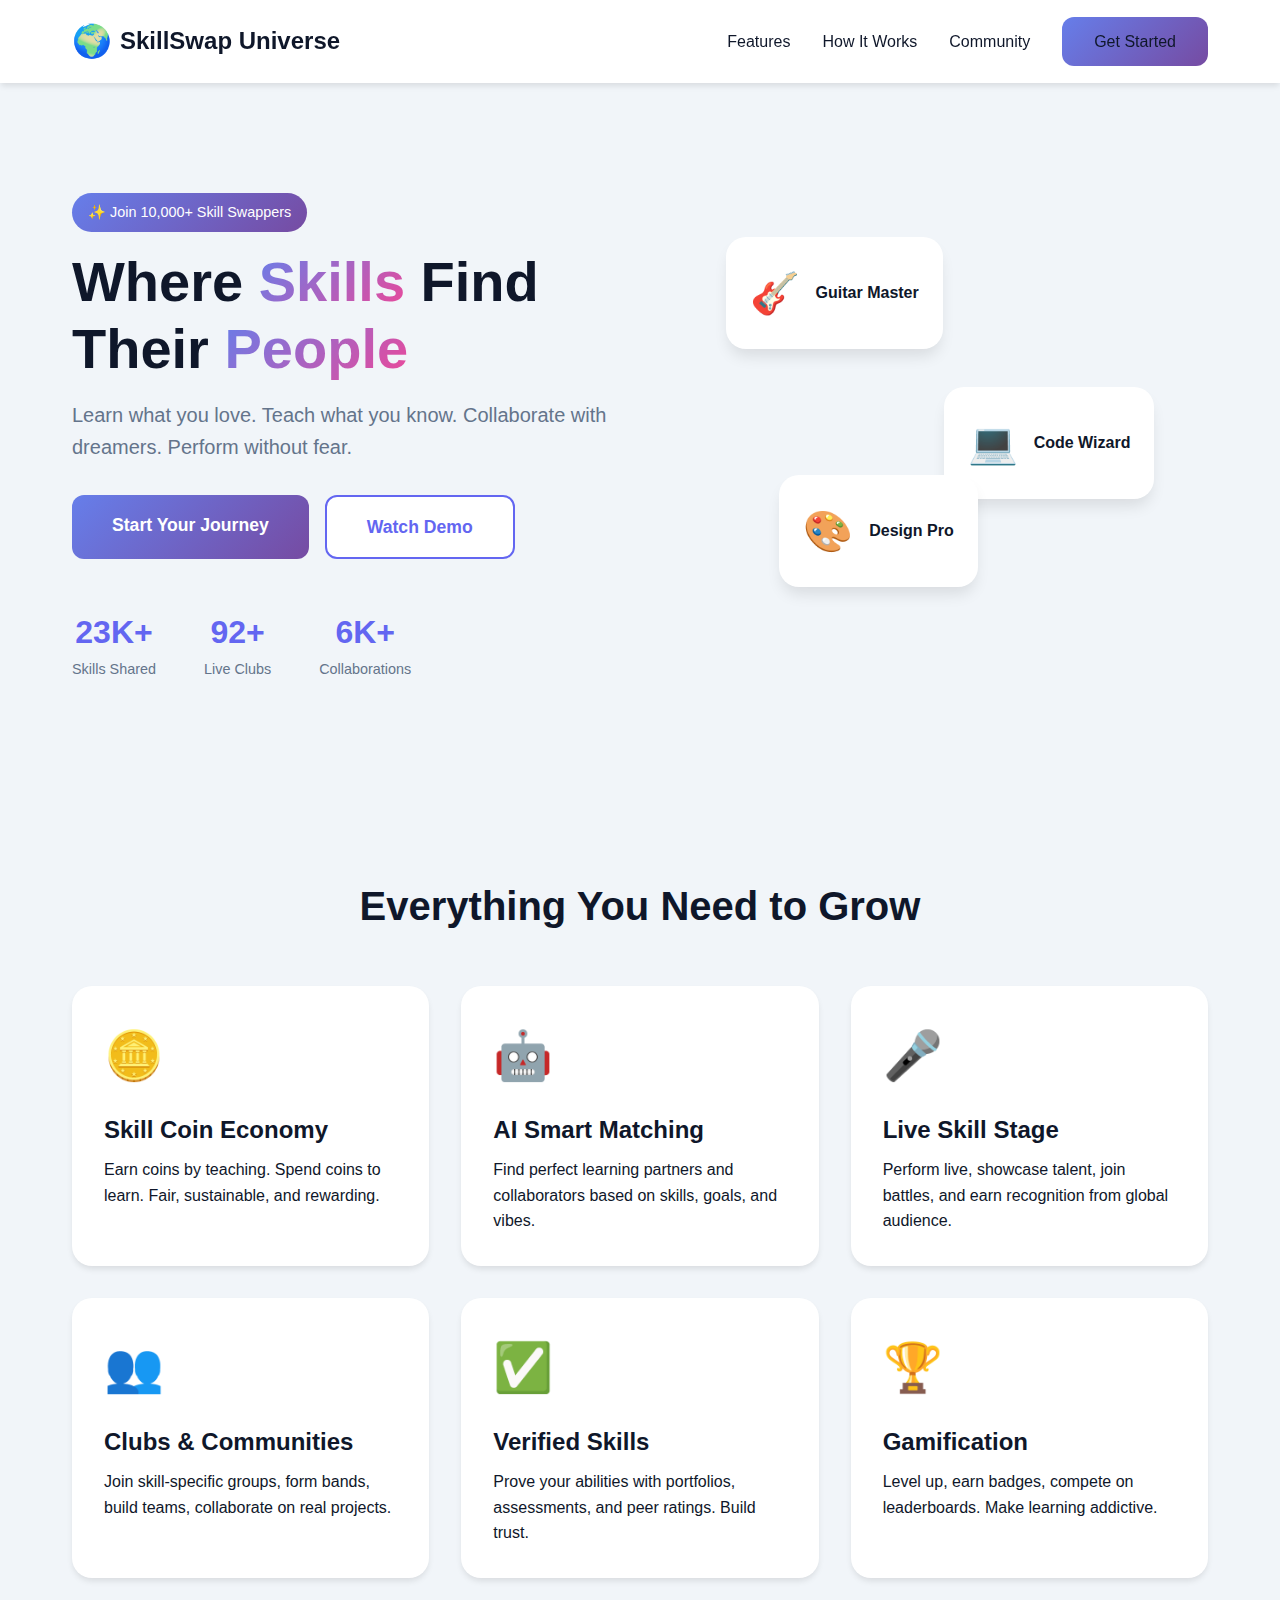
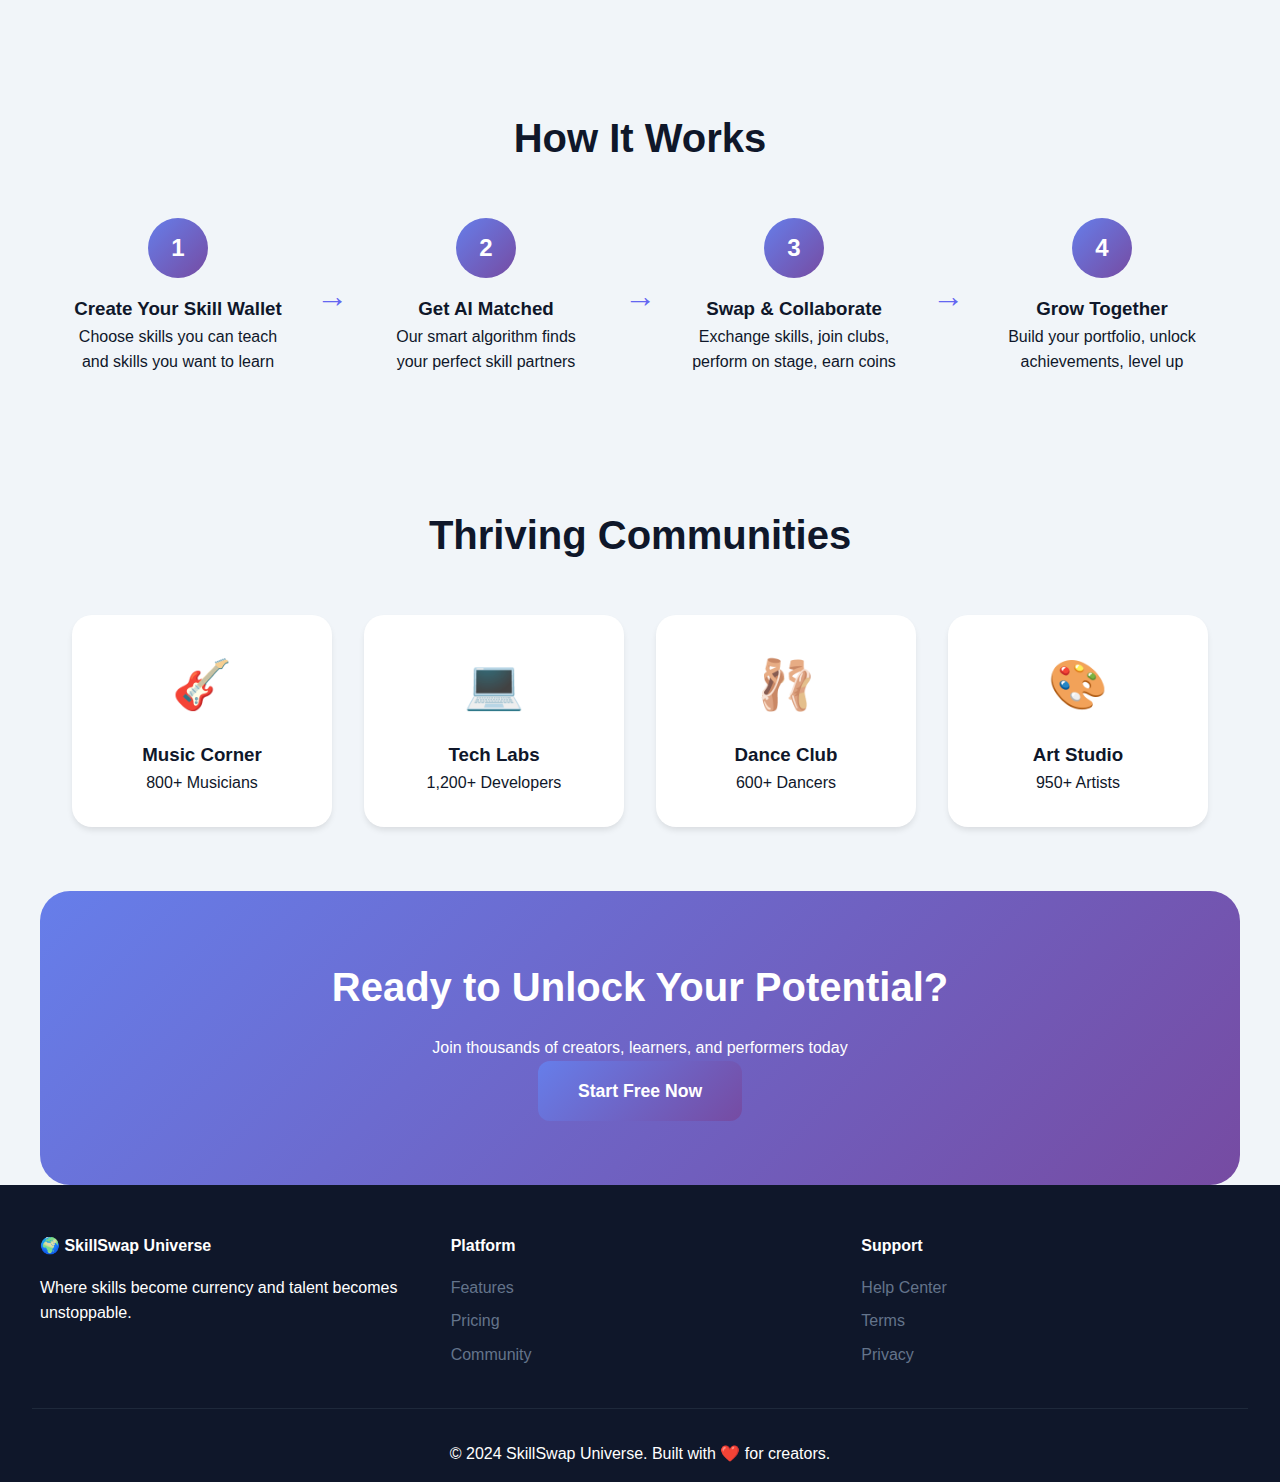
<file: index.html>
<!DOCTYPE html>
<html lang="en">
<head>
    <meta charset="UTF-8">
    <meta name="viewport" content="width=device-width, initial-scale=1.0">
    <title>SkillSwap Universe - Where Skills Find Their People</title>
    <link rel="stylesheet" href="styles.css">
</head>
<body>
    <!-- Navigation -->
    <nav class="navbar">
        <div class="nav-container">
            <div class="logo">
                <span class="logo-icon">🌍</span>
                <span class="logo-text">SkillSwap Universe</span>
            </div>
            <div class="nav-links">
                <a href="#features">Features</a>
                <a href="#how-it-works">How It Works</a>
                <a href="#community">Community</a>
                <a href="login.html" class="btn-primary">Get Started</a>
            </div>
        </div>
    </nav>

    <!-- Hero Section -->
    <section class="hero">
        <div class="hero-content">
            <div class="hero-badge">✨ Join 10,000+ Skill Swappers</div>
            <h1 class="hero-title">
                Where <span class="gradient-text">Skills</span> Find Their <span class="gradient-text">People</span>
            </h1>
            <p class="hero-subtitle">
                Learn what you love. Teach what you know. Collaborate with dreamers. Perform without fear.
            </p>
            <div class="hero-buttons">
                <a href="login.html" class="btn-large btn-primary">Start Your Journey</a>
                <a href="#how-it-works" class="btn-large btn-secondary">Watch Demo</a>
            </div>
            <div class="hero-stats">
                <div class="stat">
                    <div class="stat-number">50K+</div>
                    <div class="stat-label">Skills Shared</div>
                </div>
                <div class="stat">
                    <div class="stat-number">200+</div>
                    <div class="stat-label">Live Clubs</div>
                </div>
                <div class="stat">
                    <div class="stat-number">15K+</div>
                    <div class="stat-label">Collaborations</div>
                </div>
            </div>
        </div>
        <div class="hero-visual">
            <div class="floating-card card-1">
                <div class="card-icon">🎸</div>
                <div class="card-text">Guitar Master</div>
            </div>
            <div class="floating-card card-2">
                <div class="card-icon">💻</div>
                <div class="card-text">Code Wizard</div>
            </div>
            <div class="floating-card card-3">
                <div class="card-icon">🎨</div>
                <div class="card-text">Design Pro</div>
            </div>
        </div>
    </section>

    <!-- Features Section -->
    <section id="features" class="features">
        <h2 class="section-title">Everything You Need to Grow</h2>
        <div class="features-grid">
            <div class="feature-card">
                <div class="feature-icon">🪙</div>
                <h3>Skill Coin Economy</h3>
                <p>Earn coins by teaching. Spend coins to learn. Fair, sustainable, and rewarding.</p>
            </div>
            <div class="feature-card">
                <div class="feature-icon">🤖</div>
                <h3>AI Smart Matching</h3>
                <p>Find perfect learning partners and collaborators based on skills, goals, and vibes.</p>
            </div>
            <div class="feature-card">
                <div class="feature-icon">🎤</div>
                <h3>Live Skill Stage</h3>
                <p>Perform live, showcase talent, join battles, and earn recognition from global audience.</p>
            </div>
            <div class="feature-card">
                <div class="feature-icon">👥</div>
                <h3>Clubs & Communities</h3>
                <p>Join skill-specific groups, form bands, build teams, collaborate on real projects.</p>
            </div>
            <div class="feature-card">
                <div class="feature-icon">✅</div>
                <h3>Verified Skills</h3>
                <p>Prove your abilities with portfolios, assessments, and peer ratings. Build trust.</p>
            </div>
            <div class="feature-card">
                <div class="feature-icon">🏆</div>
                <h3>Gamification</h3>
                <p>Level up, earn badges, compete on leaderboards. Make learning addictive.</p>
            </div>
        </div>
    </section>

    <!-- How It Works -->
    <section id="how-it-works" class="how-it-works">
        <h2 class="section-title">How It Works</h2>
        <div class="steps">
            <div class="step">
                <div class="step-number">1</div>
                <h3>Create Your Skill Wallet</h3>
                <p>Choose skills you can teach and skills you want to learn</p>
            </div>
            <div class="step-arrow">→</div>
            <div class="step">
                <div class="step-number">2</div>
                <h3>Get AI Matched</h3>
                <p>Our smart algorithm finds your perfect skill partners</p>
            </div>
            <div class="step-arrow">→</div>
            <div class="step">
                <div class="step-number">3</div>
                <h3>Swap & Collaborate</h3>
                <p>Exchange skills, join clubs, perform on stage, earn coins</p>
            </div>
            <div class="step-arrow">→</div>
            <div class="step">
                <div class="step-number">4</div>
                <h3>Grow Together</h3>
                <p>Build your portfolio, unlock achievements, level up</p>
            </div>
        </div>
    </section>

    <!-- Community Section -->
    <section id="community" class="community">
        <h2 class="section-title">Thriving Communities</h2>
        <div class="community-grid">
            <div class="community-card">
                <div class="community-icon">🎸</div>
                <h3>Music Corner</h3>
                <p>800+ Musicians</p>
            </div>
            <div class="community-card">
                <div class="community-icon">💻</div>
                <h3>Tech Labs</h3>
                <p>1,200+ Developers</p>
            </div>
            <div class="community-card">
                <div class="community-icon">🩰</div>
                <h3>Dance Club</h3>
                <p>600+ Dancers</p>
            </div>
            <div class="community-card">
                <div class="community-icon">🎨</div>
                <h3>Art Studio</h3>
                <p>950+ Artists</p>
            </div>
        </div>
    </section>

    <!-- CTA Section -->
    <section class="cta">
        <h2>Ready to Unlock Your Potential?</h2>
        <p>Join thousands of creators, learners, and performers today</p>
        <a href="login.html" class="btn-large btn-primary">Start Free Now</a>
    </section>

    <!-- Footer -->
    <footer class="footer">
        <div class="footer-content">
            <div class="footer-section">
                <h4>🌍 SkillSwap Universe</h4>
                <p>Where skills become currency and talent becomes unstoppable.</p>
            </div>
            <div class="footer-section">
                <h4>Platform</h4>
                <a href="#">Features</a>
                <a href="#">Pricing</a>
                <a href="#">Community</a>
            </div>
            <div class="footer-section">
                <h4>Support</h4>
                <a href="#">Help Center</a>
                <a href="#">Terms</a>
                <a href="#">Privacy</a>
            </div>
        </div>
        <div class="footer-bottom">
            <p>© 2024 SkillSwap Universe. Built with ❤️ for creators.</p>
        </div>
    </footer>

    <script src="landing.js"></script>
</body>
</html>
</file>
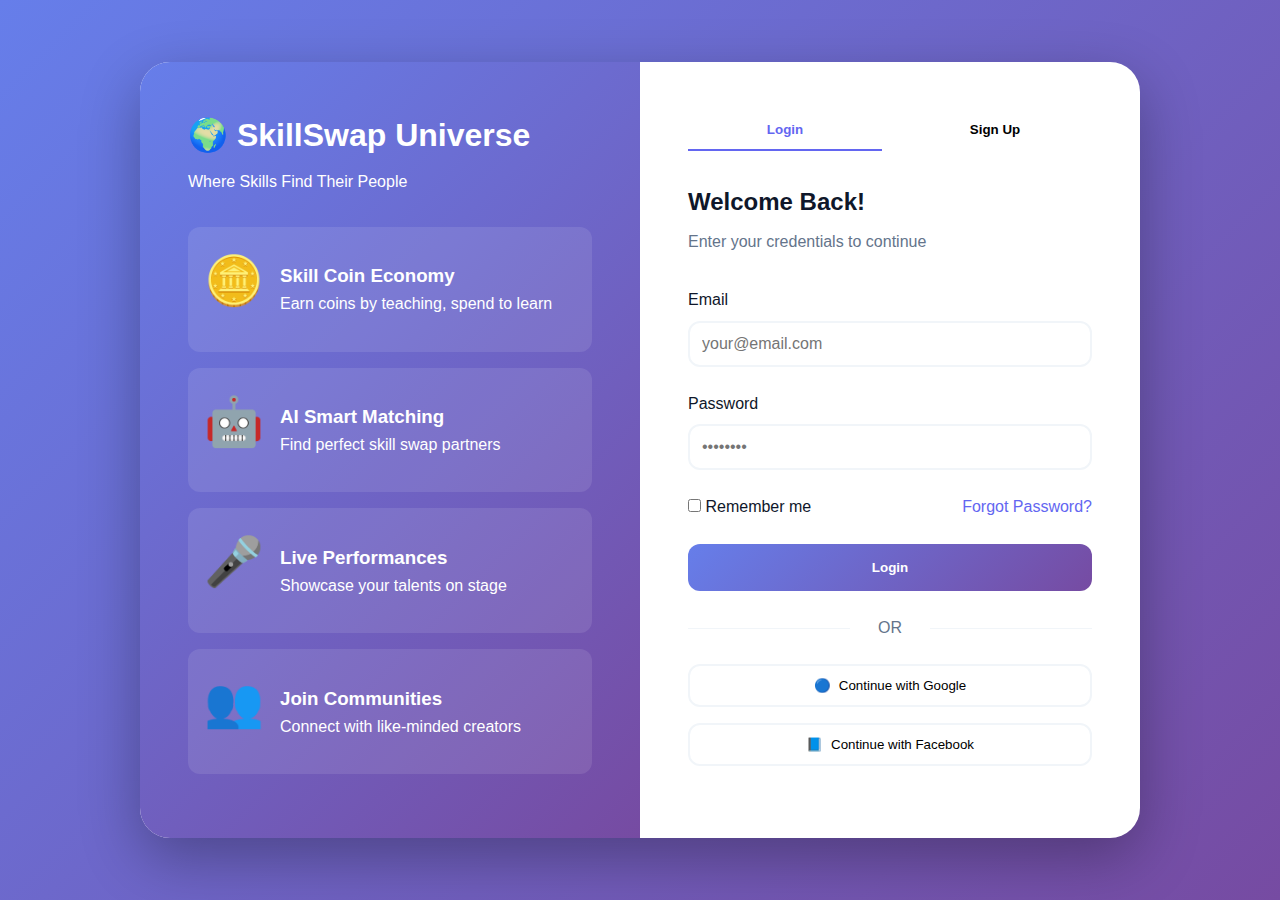
<file: clubs.html>
<!DOCTYPE html>
<html lang="en">
<head>
    <meta charset="UTF-8">
    <meta name="viewport" content="width=device-width, initial-scale=1.0">
    <title>Clubs & Communities - SkillSwap Universe</title>
    <link rel="stylesheet" href="styles.css">
</head>
<body class="dashboard-page">
    <!-- Sidebar -->
    <aside class="sidebar">
        <div class="sidebar-header">
            <h2>🌍 SkillSwap</h2>
        </div>
        <nav class="sidebar-nav">
            <a href="dashboard.html" class="nav-item">
                <span class="nav-icon">📊</span>
                <span>Dashboard</span>
            </a>
            <a href="matching.html" class="nav-item">
                <span class="nav-icon">🤖</span>
                <span>AI Matching</span>
            </a>
            <a href="clubs.html" class="nav-item active">
                <span class="nav-icon">👥</span>
                <span>Clubs</span>
            </a>
            <a href="stage.html" class="nav-item">
                <span class="nav-icon">🎤</span>
                <span>Live Stage</span>
            </a>
            <a href="profile.html" class="nav-item">
                <span class="nav-icon">👤</span>
                <span>Profile</span>
            </a>
        </nav>
        <div class="sidebar-footer">
            <div class="coin-balance">
                <span class="coin-icon">🪙</span>
                <span class="coin-amount">250</span>
            </div>
            <button class="btn-logout" onclick="logout()">Logout</button>
        </div>
    </aside>

    <!-- Main Content -->
    <main class="main-content">
        <!-- Top Bar -->
        <header class="topbar">
            <div class="topbar-left">
                <h1>👥 Clubs & Communities</h1>
            </div>
            <div class="topbar-right">
                <button class="btn-primary" onclick="createClub()">+ Create Club</button>
                <button class="notification-btn">
                    <span class="notification-icon">🔔</span>
                    <span class="notification-badge">3</span>
                </button>
                <div class="user-avatar">
                    <img src="https://ui-avatars.com/api/?name=Alex+Johnson&background=6366f1&color=fff" alt="User">
                </div>
            </div>
        </header>

        <!-- Club Filters -->
        <div class="club-filters">
            <button class="filter-chip active" data-filter="all">All Clubs</button>
            <button class="filter-chip" data-filter="music">🎸 Music</button>
            <button class="filter-chip" data-filter="tech">💻 Tech</button>
            <button class="filter-chip" data-filter="art">🎨 Art</button>
            <button class="filter-chip" data-filter="fitness">🏃 Fitness</button>
            <button class="filter-chip" data-filter="language">🌍 Language</button>
            <button class="filter-chip live-only" data-filter="live">🔴 Live Now</button>
        </div>

        <!-- Live Events Banner -->
        <div class="live-banner">
            <div class="live-indicator">🔴 LIVE</div>
            <div class="live-info">
                <h3>Acoustic Jam Session happening NOW in Music Corner!</h3>
                <p>32 people performing • Join and showcase your talent</p>
            </div>
            <button class="btn-primary" onclick="joinLiveEvent('music-corner')">Join Performance</button>
        </div>

        <!-- Clubs Grid -->
        <div class="clubs-section">
            <h2>🔥 Trending Clubs</h2>
            <div class="clubs-grid">
                <!-- Music Corner - Live -->
                <div class="club-card live-club">
                    <div class="club-header-img" style="background: linear-gradient(135deg, #ec4899 0%, #8b5cf6 100%);">
                        <div class="club-live-badge">🔴 LIVE NOW</div>
                        <div class="club-emoji">🎸</div>
                    </div>
                    <div class="club-body">
                        <h3>Music Corner</h3>
                        <p>For guitarists, singers, musicians of all kinds. Learn, jam, perform together!</p>
                        <div class="club-stats">
                            <span class="club-stat">👥 248 members</span>
                            <span class="club-stat">🔴 32 live</span>
                            <span class="club-stat">🎤 Online</span>
                        </div>
                        <div class="club-actions">
                            <button class="btn-primary btn-full" onclick="joinClub('music-corner')">Join Live Session</button>
                        </div>
                    </div>
                </div>

                <!-- Tech Labs -->
                <div class="club-card">
                    <div class="club-header-img" style="background: linear-gradient(135deg, #3b82f6 0%, #06b6d4 100%);">
                        <div class="club-emoji">💻</div>
                    </div>
                    <div class="club-body">
                        <h3>Web Dev Masters</h3>
                        <p>Frontend, backend, full-stack developers learning and building together.</p>
                        <div class="club-stats">
                            <span class="club-stat">👥 412 members</span>
                            <span class="club-stat">💬 156 online</span>
                            <span class="club-stat">🌐 Online</span>
                        </div>
                        <div class="club-actions">
                            <button class="btn-secondary btn-full" onclick="joinClub('web-dev')">Join Club</button>
                        </div>
                    </div>
                </div>

                <!-- Dance Studio -->
                <div class="club-card">
                    <div class="club-header-img" style="background: linear-gradient(135deg, #f59e0b 0%, #ef4444 100%);">
                        <div class="club-emoji">💃</div>
                    </div>
                    <div class="club-body">
                        <h3>Dance Studio</h3>
                        <p>Hip-hop, contemporary, salsa, ballet - all dance styles welcome!</p>
                        <div class="club-stats">
                            <span class="club-stat">👥 324 members</span>
                            <span class="club-stat">💬 89 online</span>
                            <span class="club-stat">📍 Hybrid</span>
                        </div>
                        <div class="club-actions">
                            <button class="btn-secondary btn-full" onclick="joinClub('dance')">Join Club</button>
                        </div>
                    </div>
                </div>

                <!-- Art & Design Hub -->
                <div class="club-card">
                    <div class="club-header-img" style="background: linear-gradient(135deg, #a855f7 0%, #ec4899 100%);">
                        <div class="club-emoji">🎨</div>
                    </div>
                    <div class="club-body">
                        <h3>Art & Design Hub</h3>
                        <p>Digital art, UI/UX, illustration, painting - creative minds unite!</p>
                        <div class="club-stats">
                            <span class="club-stat">👥 567 members</span>
                            <span class="club-stat">💬 203 online</span>
                            <span class="club-stat">🌐 Online</span>
                        </div>
                        <div class="club-actions">
                            <button class="btn-secondary btn-full" onclick="joinClub('art-design')">Join Club</button>
                        </div>
                    </div>
                </div>

                <!-- Language Exchange -->
                <div class="club-card">
                    <div class="club-header-img" style="background: linear-gradient(135deg, #10b981 0%, #14b8a6 100%);">
                        <div class="club-emoji">🌍</div>
                    </div>
                    <div class="club-body">
                        <h3>Polyglot Club</h3>
                        <p>Learn and practice languages with native speakers from around the world.</p>
                        <div class="club-stats">
                            <span class="club-stat">👥 892 members</span>
                            <span class="club-stat">💬 445 online</span>
                            <span class="club-stat">🌐 Online</span>
                        </div>
                        <div class="club-actions">
                            <button class="btn-secondary btn-full" onclick="joinClub('polyglot')">Join Club</button>
                        </div>
                    </div>
                </div>

                <!-- Fitness Squad -->
                <div class="club-card">
                    <div class="club-header-img" style="background: linear-gradient(135deg, #f97316 0%, #eab308 100%);">
                        <div class="club-emoji">🏋️</div>
                    </div>
                    <div class="club-body">
                        <h3>Fitness Squad</h3>
                        <p>Yoga, gym, cardio, nutrition - get fit and healthy together!</p>
                        <div class="club-stats">
                            <span class="club-stat">👥 234 members</span>
                            <span class="club-stat">💬 67 online</span>
                            <span class="club-stat">📍 Hybrid</span>
                        </div>
                        <div class="club-actions">
                            <button class="btn-secondary btn-full" onclick="joinClub('fitness')">Join Club</button>
                        </div>
                    </div>
                </div>
            </div>
        </div>

        <!-- Your Clubs -->
        <div class="clubs-section">
            <h2>🌟 Your Clubs</h2>
            <div class="your-clubs-list">
                <div class="your-club-item">
                    <div class="club-icon-small">🎸</div>
                    <div class="club-info-small">
                        <h4>Music Corner</h4>
                        <p>Last active: 2 hours ago</p>
                    </div>
                    <div class="club-quick-actions">
                        <button class="btn-icon" onclick="openClubChat('music-corner')">💬</button>
                        <button class="btn-icon" onclick="viewClubDetails('music-corner')">👁️</button>
                    </div>
                </div>
                <div class="your-club-item">
                    <div class="club-icon-small">💻</div>
                    <div class="club-info-small">
                        <h4>Web Dev Masters</h4>
                        <p>Last active: 1 day ago</p>
                    </div>
                    <div class="club-quick-actions">
                        <button class="btn-icon" onclick="openClubChat('web-dev')">💬</button>
                        <button class="btn-icon" onclick="viewClubDetails('web-dev')">👁️</button>
                    </div>
                </div>
            </div>
        </div>
    </main>

    <!-- Join Club Modal -->
    <div class="modal" id="joinClubModal">
        <div class="modal-content">
            <button class="modal-close" onclick="closeJoinModal()">✕</button>
            <div class="modal-header">
                <h2 id="modalClubName">Music Corner</h2>
                <div class="live-indicator" id="modalLiveIndicator">🔴 LIVE NOW</div>
            </div>
            <div class="modal-body">
                <p>This club is currently hosting a live performance session!</p>
                <div class="live-session-info">
                    <h3>🎤 Acoustic Jam Session</h3>
                    <p>32 people performing and watching</p>
                    <div class="session-actions">
                        <button class="btn-primary" onclick="joinAsPerformer()">
                            🎸 Join as Performer
                        </button>
                        <button class="btn-secondary" onclick="joinAsAudience()">
                            👁️ Watch Performance
                        </button>
                    </div>
                </div>
                <div class="offline-option">
                    <h4>📍 Local Meetup Option</h4>
                    <p>This club also has offline meetups in your area!</p>
                    <button class="btn-secondary" onclick="viewLocalMeetups()">
                        View Local Events
                    </button>
                </div>
            </div>
        </div>
    </div>

    <!-- Video Call Modal -->
    <div class="modal video-modal" id="videoModal">
        <div class="video-modal-content">
            <div class="video-header">
                <h3>🎸 Music Corner - Live Session</h3>
                <button class="btn-danger" onclick="leaveVideoCall()">Leave</button>
            </div>
            <div class="video-grid">
                <div class="video-tile main-video">
                    <video autoplay muted></video>
                    <div class="video-label">You 🎸</div>
                </div>
                <div class="video-tile">
                    <div class="video-placeholder" style="background: linear-gradient(135deg, #ec4899 0%, #8b5cf6 100%);">
                        <div class="performer-avatar">🎤</div>
                    </div>
                    <div class="video-label">Sarah (Singing)</div>
                </div>
                <div class="video-tile">
                    <div class="video-placeholder" style="background: linear-gradient(135deg, #3b82f6 0%, #06b6d4 100%);">
                        <div class="performer-avatar">🎹</div>
                    </div>
                    <div class="video-label">Mike (Piano)</div>
                </div>
                <div class="video-tile">
                    <div class="video-placeholder" style="background: linear-gradient(135deg, #10b981 0%, #14b8a6 100%);">
                        <div class="performer-avatar">🥁</div>
                    </div>
                    <div class="video-label">Emma (Drums)</div>
                </div>
            </div>
            <div class="video-controls">
                <button class="control-btn" onclick="toggleMic()">🎤</button>
                <button class="control-btn" onclick="toggleCamera()">📹</button>
                <button class="control-btn" onclick="shareScreen()">🖥️</button>
                <button class="control-btn" onclick="toggleChat()">💬</button>
            </div>
        </div>
    </div>

    <!-- Performance Invitation Toast -->
    <div class="invitation-toast" id="invitationToast">
        <div class="invitation-content">
            <div class="invitation-icon">🎤</div>
            <div class="invitation-text">
                <h4>Live Performance Starting!</h4>
                <p>Music Corner is going live in 5 minutes</p>
            </div>
            <button class="btn-small btn-primary" onclick="acceptInvitation()">Join Now</button>
            <button class="btn-small btn-secondary" onclick="dismissInvitation()">Maybe Later</button>
        </div>
    </div>
    <script src="utils.js"></script>
    <script src="clubs.js"></script>
</body>
</html>
</file>
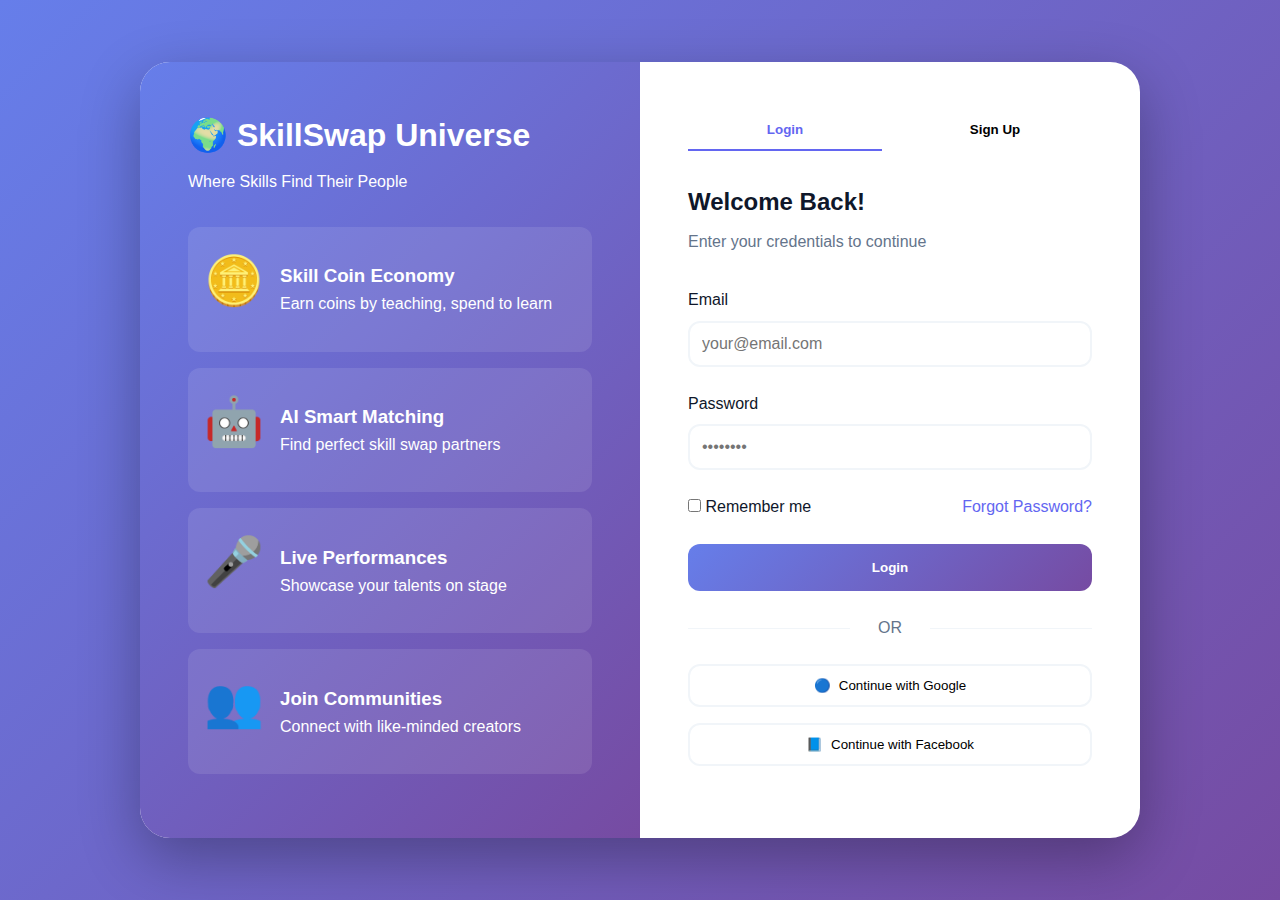
<file: dashboard.html>
<!DOCTYPE html>
<html lang="en">
<head>
    <meta charset="UTF-8">
    <meta name="viewport" content="width=device-width, initial-scale=1.0">
    <title>Dashboard - SkillSwap Universe</title>
    <link rel="stylesheet" href="styles.css">
</head>
<body class="dashboard-page">
    <!-- Sidebar -->
    <aside class="sidebar">
        <div class="sidebar-header">
            <h2>🌍 SkillSwap</h2>
        </div>
        <nav class="sidebar-nav">
            <a href="dashboard.html" class="nav-item active">
                <span class="nav-icon">📊</span>
                <span>Dashboard</span>
            </a>
            <a href="matching.html" class="nav-item">
                <span class="nav-icon">🤖</span>
                <span>AI Matching</span>
            </a>
            <a href="clubs.html" class="nav-item">
                <span class="nav-icon">👥</span>
                <span>Clubs</span>
            </a>
            <a href="stage.html" class="nav-item">
                <span class="nav-icon">🎤</span>
                <span>Live Stage</span>
            </a>
            <a href="profile.html" class="nav-item">
                <span class="nav-icon">👤</span>
                <span>Profile</span>
            </a>
        </nav>
        <div class="sidebar-footer">
            <div class="coin-balance">
                <span class="coin-icon">🪙</span>
                <span class="coin-amount" id="sidebarCoins">250</span>
            </div>
            <button class="btn-logout" onclick="logout()">Logout</button>
        </div>
    </aside>

    <!-- Main Content -->
    <main class="main-content">
        <!-- Top Bar -->
        <header class="topbar">
            <div class="topbar-left">
                <h1>Welcome back, <span id="userName">Alex</span>! 👋</h1>
            </div>
            <div class="topbar-right">
                <button class="notification-btn" onclick="toggleNotifications()">
                    <span class="notification-icon">🔔</span>
                    <span class="notification-badge">3</span>
                </button>
                <div class="user-avatar">
                    <img src="https://ui-avatars.com/api/?name=Alex+Johnson&background=6366f1&color=fff" alt="User">
                </div>
            </div>
        </header>

        <!-- Stats Section -->
        <div class="stats-section">
            <div class="stat-card">
                <div class="stat-icon">🪙</div>
                <div class="stat-details">
                    <div class="stat-value" id="totalCoins">250</div>
                    <div class="stat-label">Skill Coins</div>
                    <div class="stat-change positive">+50 this week</div>
                </div>
            </div>
            <div class="stat-card">
                <div class="stat-icon">📈</div>
                <div class="stat-details">
                    <div class="stat-value" id="userLevel">15</div>
                    <div class="stat-label">Current Level</div>
                    <div class="stat-change positive">+2 levels up</div>
                </div>
            </div>
            <div class="stat-card">
                <div class="stat-icon">🎯</div>
                <div class="stat-details">
                    <div class="stat-value">3,450</div>
                    <div class="stat-label">Total XP</div>
                    <div class="stat-change positive" id="currentXP">1,550 to next level</div>
                </div>
            </div>
            <div class="stat-card">
                <div class="stat-icon">🤝</div>
                <div class="stat-details">
                    <div class="stat-value">24</div>
                    <div class="stat-label">Total Swaps</div>
                    <div class="stat-change positive">+3 this month</div>
                </div>
            </div>
        </div>

        <!-- Dashboard Grid -->
        <div class="dashboard-grid">
            <!-- Skills Card -->
            <div class="dashboard-card">
                <div class="card-header">
                    <h3>🎯 My Skills</h3>
                    <button class="btn-small" onclick="editSkills()">Edit</button>
                </div>
                <div class="card-content">
                    <h4>I Can Teach</h4>
                    <div class="skill-tags">
                        <span class="skill-tag teach">🎸 Guitar</span>
                        <span class="skill-tag teach">💻 JavaScript</span>
                        <span class="skill-tag teach">📸 Photography</span>
                    </div>
                    <h4 style="margin-top: 1rem;">I Want to Learn</h4>
                    <div class="skill-tags">
                        <span class="skill-tag learn">🇪🇸 Spanish</span>
                        <span class="skill-tag learn">🎹 Piano</span>
                        <span class="skill-tag learn">🎨 UI Design</span>
                    </div>
                </div>
            </div>

            <!-- Top Matches -->
            <div class="dashboard-card">
                <div class="card-header">
                    <h3>🤖 Top Matches</h3>
                    <a href="matching.html" class="btn-link">View All</a>
                </div>
                <div class="matches-list">
                    <div class="match-item">
                        <img src="https://ui-avatars.com/api/?name=Sarah+Kim&background=ec4899&color=fff" class="match-avatar" alt="Sarah">
                        <div class="match-info">
                            <div class="match-name">Sarah Kim</div>
                            <div class="match-skills">Spanish ↔ Guitar • 95% Match</div>
                        </div>
                        <button class="btn-primary btn-small" onclick="connectMatch('Sarah Kim')">Connect</button>
                    </div>
                    <div class="match-item">
                        <img src="https://ui-avatars.com/api/?name=Mike+Chen&background=10b981&color=fff" class="match-avatar" alt="Mike">
                        <div class="match-info">
                            <div class="match-name">Mike Chen</div>
                            <div class="match-skills">UI Design ↔ Photography • 88% Match</div>
                        </div>
                        <button class="btn-primary btn-small" onclick="connectMatch('Mike Chen')">Connect</button>
                    </div>
                    <div class="match-item">
                        <img src="https://ui-avatars.com/api/?name=Emma+Wilson&background=f59e0b&color=fff" class="match-avatar" alt="Emma">
                        <div class="match-info">
                            <div class="match-name">Emma Wilson</div>
                            <div class="match-skills">Piano ↔ JavaScript • 92% Match</div>
                        </div>
                        <button class="btn-primary btn-small" onclick="connectMatch('Emma Wilson')">Connect</button>
                    </div>
                </div>
            </div>

            <!-- My Clubs -->
            <div class="dashboard-card">
                <div class="card-header">
                    <h3>👥 My Clubs</h3>
                    <a href="clubs.html" class="btn-link">View All</a>
                </div>
                <div class="clubs-list">
                    <div class="club-item">
                        <div class="club-icon">🎸</div>
                        <div class="club-info">
                            <div class="club-name">Music Corner</div>
                            <div class="club-members">248 members • <span class="live-badge">🔴 LIVE</span></div>
                        </div>
                    </div>
                    <div class="club-item">
                        <div class="club-icon">💻</div>
                        <div class="club-info">
                            <div class="club-name">Web Dev Masters</div>
                            <div class="club-members">412 members • 156 online</div>
                        </div>
                    </div>
                </div>
            </div>

            <!-- Recent Activity -->
            <div class="dashboard-card">
                <div class="card-header">
                    <h3>📜 Recent Activity</h3>
                </div>
                <div class="events-list">
                    <div class="event-item">
                        <div class="event-icon">🎉</div>
                        <div class="event-info">
                            <div class="event-title">No recent activities yet</div>
                            <div class="event-time">Start swapping skills!</div>
                        </div>
                    </div>
                </div>
            </div>

            <!-- Achievements -->
            <div class="dashboard-card">
                <div class="card-header">
                    <h3>🏆 Recent Achievements</h3>
                    <a href="profile.html" class="btn-link">View All</a>
                </div>
                <div class="achievements-grid">
                    <div class="achievement-badge">
                        <div class="badge-icon">🔥</div>
                        <div class="badge-name">7 Day Streak</div>
                    </div>
                    <div class="achievement-badge">
                        <div class="badge-icon">🎸</div>
                        <div class="badge-name">Music Master</div>
                    </div>
                    <div class="achievement-badge locked">
                        <div class="badge-icon">🌟</div>
                        <div class="badge-name">Stage Star</div>
                    </div>
                    <div class="achievement-badge locked">
                        <div class="badge-icon">🎓</div>
                        <div class="badge-name">Teacher Pro</div>
                    </div>
                </div>
            </div>

            <!-- Quick Actions -->
            <div class="dashboard-card">
                <div class="card-header">
                    <h3>⚡ Quick Actions</h3>
                </div>
                <div class="card-content">
                    <button class="btn-primary btn-full" onclick="window.location.href='matching.html'" style="margin-bottom: 0.5rem;">
                        🤖 Find Matches
                    </button>
                    <button class="btn-secondary btn-full" onclick="window.location.href='clubs.html'" style="margin-bottom: 0.5rem;">
                        👥 Browse Clubs
                    </button>
                    <button class="btn-secondary btn-full" onclick="window.location.href='stage.html'">
                        🎤 Go Live
                    </button>
                </div>
            </div>
        </div>
    </main>

    <!-- Toast Notification -->
    <div class="toast" id="toast"></div>

    <!-- Notification Dropdown -->
    <div class="notification-dropdown" id="notificationDropdown">
        <div class="notification-header">
            <h4>Notifications</h4>
            <button class="btn-small">Mark all read</button>
        </div>
        <div class="notification-list">
            <div class="notification-item unread">
                <div class="notification-icon">🎉</div>
                <div class="notification-content">
                    <div class="notification-text">Welcome to SkillSwap Universe!</div>
                    <div class="notification-time">Just now</div>
                </div>
            </div>
            <div class="notification-item">
                <div class="notification-icon">🤝</div>
                <div class="notification-content">
                    <div class="notification-text">New match available</div>
                    <div class="notification-time">2 hours ago</div>
                </div>
            </div>
        </div>
    </div>

    <script src="utils.js"></script>
    <script src="dashboard.js"></script>
</body>
</html>
</file>
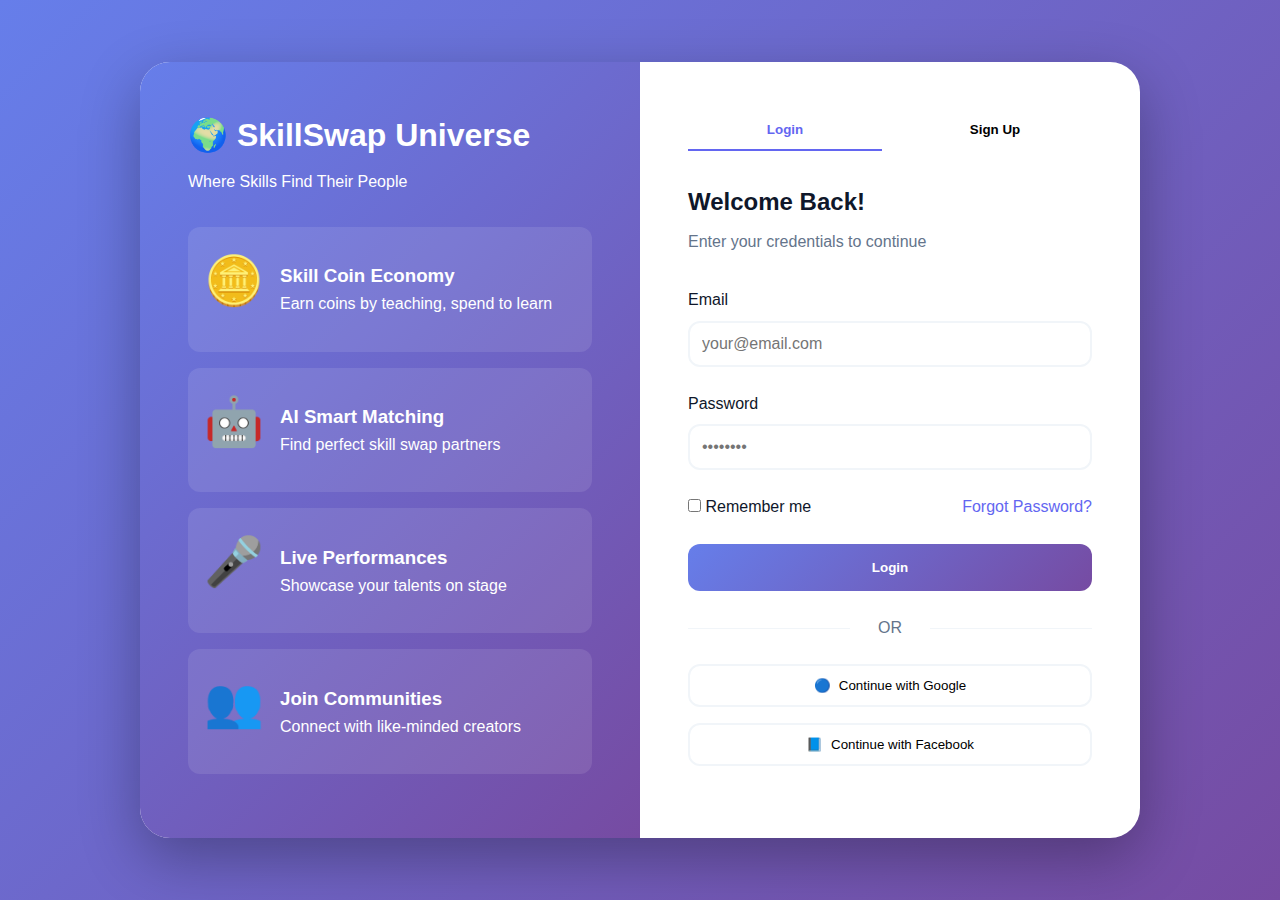
<file: login.html>
<!DOCTYPE html>
<html lang="en">
<head>
    <meta charset="UTF-8">
    <meta name="viewport" content="width=device-width, initial-scale=1.0">
    <title>Login - SkillSwap Universe</title>
    <link rel="stylesheet" href="styles.css">
</head>
<body class="auth-page">
    <div class="auth-container">
        <!-- Left Side - Branding -->
        <div class="auth-left">
            <div class="auth-branding">
                <h1>🌍 SkillSwap Universe</h1>
                <p>Where Skills Find Their People</p>
            </div>
            <div class="auth-features">
                <div class="auth-feature">
                    <span class="feature-icon">🪙</span>
                    <div>
                        <h3>Skill Coin Economy</h3>
                        <p>Earn coins by teaching, spend to learn</p>
                    </div>
                </div>
                <div class="auth-feature">
                    <span class="feature-icon">🤖</span>
                    <div>
                        <h3>AI Smart Matching</h3>
                        <p>Find perfect skill swap partners</p>
                    </div>
                </div>
                <div class="auth-feature">
                    <span class="feature-icon">🎤</span>
                    <div>
                        <h3>Live Performances</h3>
                        <p>Showcase your talents on stage</p>
                    </div>
                </div>
                <div class="auth-feature">
                    <span class="feature-icon">👥</span>
                    <div>
                        <h3>Join Communities</h3>
                        <p>Connect with like-minded creators</p>
                    </div>
                </div>
            </div>
        </div>

        <!-- Right Side - Auth Forms -->
        <div class="auth-right">
            <!-- Tabs -->
            <div class="auth-tabs">
                <button class="auth-tab active" data-tab="login">Login</button>
                <button class="auth-tab" data-tab="signup">Sign Up</button>
            </div>

            <!-- Login Form -->
            <div class="auth-form active" id="loginForm-container">
                <h2>Welcome Back!</h2>
                <p class="form-subtitle">Enter your credentials to continue</p>

                <form id="loginForm">
                    <div class="form-group">
                        <label for="loginEmail">Email</label>
                        <input type="email" id="loginEmail" placeholder="your@email.com" required>
                    </div>

                    <div class="form-group">
                        <label for="loginPassword">Password</label>
                        <input type="password" id="loginPassword" placeholder="••••••••" required>
                    </div>

                    <div class="form-remember">
                        <label>
                            <input type="checkbox"> Remember me
                        </label>
                        <a href="#" class="forgot-password">Forgot Password?</a>
                    </div>

                    <button type="submit" class="btn-primary btn-full">Login</button>
                </form>

                <div class="divider">OR</div>

                <div class="social-login">
                    <button class="btn-social">
                        <span>🔵</span> Continue with Google
                    </button>
                    <button class="btn-social">
                        <span>📘</span> Continue with Facebook
                    </button>
                </div>
            </div>

            <!-- Signup Form -->
            <div class="auth-form" id="signupForm-container">
                <h2>Create Account</h2>
                <p class="form-subtitle">Join thousands of skill swappers</p>

                <form id="signupForm">
                    <div class="form-group">
                        <label for="signupName">Full Name</label>
                        <input type="text" id="signupName" placeholder="Priya" required>
                    </div>

                    <div class="form-group">
                        <label for="signupEmail">Email</label>
                        <input type="email" id="signupEmail" placeholder="your@email.com" required>
                    </div>

                    <div class="form-group">
                        <label for="signupPassword">Password</label>
                        <input type="password" id="signupPassword" placeholder="••••••••" required>
                    </div>

                    <div class="form-group">
                        <label for="signupRole">I want to</label>
                        <select id="signupRole" required>
                            <option value="">Select your goal...</option>
                            <option value="both">Both Teach & Learn</option>
                            <option value="teach">Teach Skills</option>
                            <option value="learn">Learn Skills</option>
                        </select>
                    </div>

                    <button type="submit" class="btn-primary btn-full">Create Account</button>
                </form>

                <div class="divider">OR</div>

                <div class="social-login">
                    <button class="btn-social">
                        <span>🔵</span> Continue with Google
                    </button>
                    <button class="btn-social">
                        <span>📘</span> Continue with Facebook
                    </button>
                </div>

                <p class="terms-text">
                    By signing up, you agree to our <a href="#">Terms</a> and <a href="#">Privacy Policy</a>
                </p>
            </div>
        </div>
    </div>

    <script src="utils.js"></script>
    <script src="auth.js"></script>
</body>
</html>
</file>
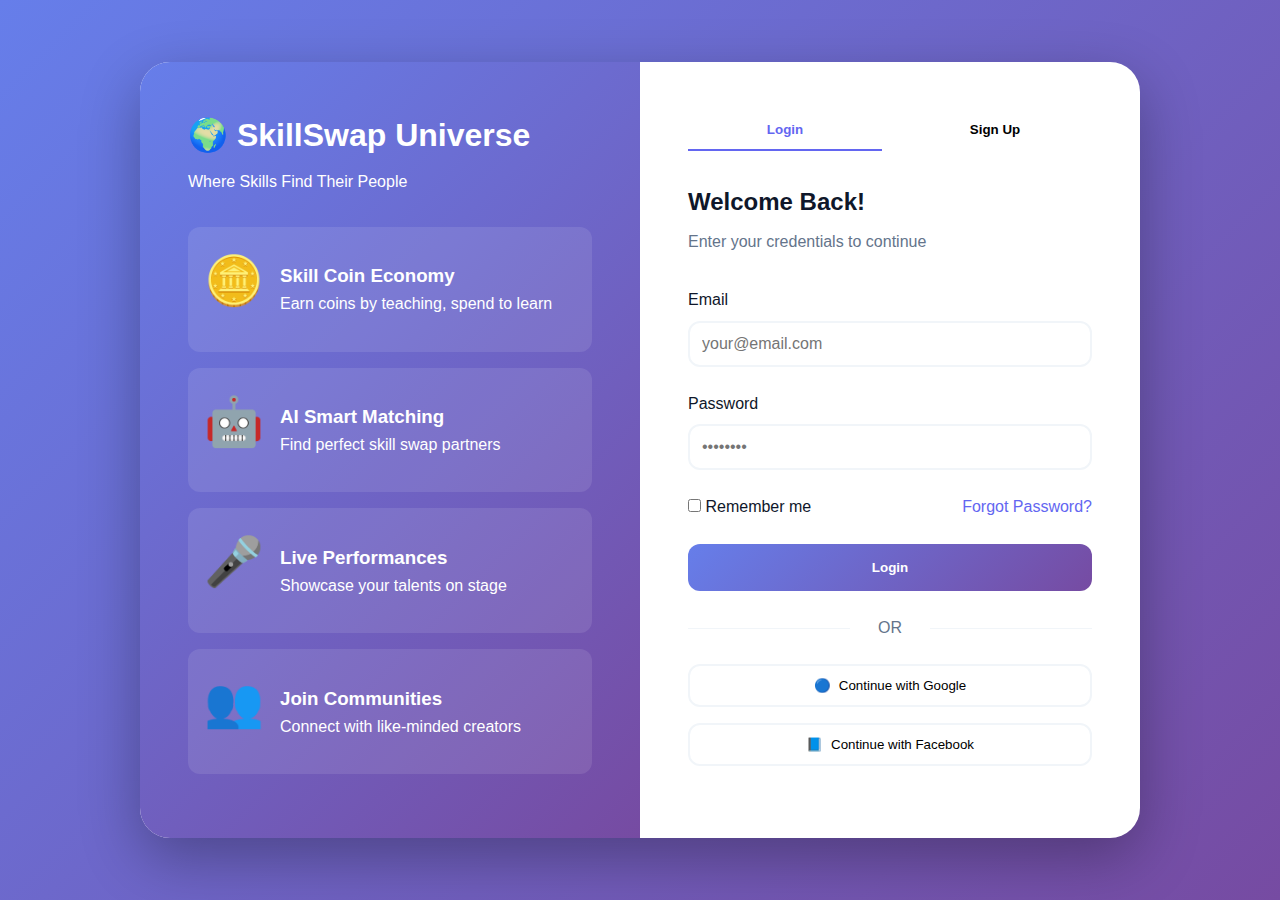
<file: matching.html>
<!DOCTYPE html>
<html lang="en">
<head>
    <meta charset="UTF-8">
    <meta name="viewport" content="width=device-width, initial-scale=1.0">
    <title>AI Matching - SkillSwap Universe</title>
    <link rel="stylesheet" href="styles.css">
</head>
<body class="dashboard-page">
    <!-- Sidebar -->
    <aside class="sidebar">
        <div class="sidebar-header">
            <h2>🌍 SkillSwap</h2>
        </div>
        <nav class="sidebar-nav">
            <a href="dashboard.html" class="nav-item">
                <span class="nav-icon">📊</span>
                <span>Dashboard</span>
            </a>
            <a href="matching.html" class="nav-item active">
                <span class="nav-icon">🤖</span>
                <span>AI Matching</span>
            </a>
            <a href="clubs.html" class="nav-item">
                <span class="nav-icon">👥</span>
                <span>Clubs</span>
            </a>
            <a href="stage.html" class="nav-item">
                <span class="nav-icon">🎤</span>
                <span>Live Stage</span>
            </a>
            <a href="profile.html" class="nav-item">
                <span class="nav-icon">👤</span>
                <span>Profile</span>
            </a>
        </nav>
        <div class="sidebar-footer">
            <div class="coin-balance">
                <span class="coin-icon">🪙</span>
                <span class="coin-amount" id="sidebarCoins">250</span>
            </div>
            <button class="btn-logout" onclick="logout()">Logout</button>
        </div>
    </aside>

    <!-- Main Content -->
    <main class="main-content">
        <!-- Top Bar -->
        <header class="topbar">
            <div class="topbar-left">
                <h1>🤖 AI Smart Matching</h1>
            </div>
            <div class="topbar-right">
                <button class="notification-btn">
                    <span class="notification-icon">🔔</span>
                    <span class="notification-badge">3</span>
                </button>
                <div class="user-avatar">
                    <img src="https://ui-avatars.com/api/?name=Alex+Johnson&background=6366f1&color=fff" alt="User">
                </div>
            </div>
        </header>

        <!-- Matching Content -->
        <div class="matching-container">
            <!-- Filters Section -->
            <div class="matching-filters">
                <h3>🎯 Filter Matches</h3>
                <div class="filter-group">
                    <label>I want to learn:</label>
                    <select id="filterLearn" onchange="applyFilters()">
                        <option value="">All Skills</option>
                        <option value="music">Music</option>
                        <option value="tech">Technology</option>
                        <option value="language">Languages</option>
                        <option value="art">Art & Design</option>
                        <option value="fitness">Fitness</option>
                    </select>
                </div>
                <div class="filter-group">
                    <label>I can teach:</label>
                    <select id="filterTeach" onchange="applyFilters()">
                        <option value="">All Skills</option>
                        <option value="music">Music</option>
                        <option value="tech">Technology</option>
                        <option value="language">Languages</option>
                        <option value="art">Art & Design</option>
                        <option value="fitness">Fitness</option>
                    </select>
                </div>
                <div class="filter-group">
                    <label>Location:</label>
                    <select id="filterLocation" onchange="applyFilters()">
                        <option value="">Anywhere</option>
                        <option value="local">Local (10 km)</option>
                        <option value="online">Online Only</option>
                    </select>
                </div>
                <div class="filter-group">
                    <label>Availability:</label>
                    <div class="checkbox-group">
                        <label><input type="checkbox" value="weekday"> Weekdays</label>
                        <label><input type="checkbox" value="weekend"> Weekends</label>
                        <label><input type="checkbox" value="evening"> Evenings</label>
                    </div>
                </div>
                <button class="btn-primary btn-full" onclick="findMatches()">
                    🔍 Find Matches
                </button>
            </div>

            <!-- Matching Cards Section -->
            <div class="matching-cards">
                <div class="matching-header">
                    <h3>✨ Recommended Matches</h3>
                    <div class="view-toggle">
                        <button class="view-btn active" data-view="swipe" onclick="switchView('swipe')">
                            <span>💫</span> Swipe
                        </button>
                        <button class="view-btn" data-view="grid" onclick="switchView('grid')">
                            <span>📋</span> List
                        </button>
                    </div>
                </div>

                <!-- Swipe View -->
                <div id="swipeView" class="swipe-container">
                    <div class="match-card-swipe" id="currentCard">
                        <div class="match-image">
                            <img src="https://ui-avatars.com/api/?name=Sarah+Kim&background=ec4899&color=fff&size=400" alt="Sarah">
                            <div class="match-score">95% Match</div>
                        </div>
                        <div class="match-content">
                            <h2>Sarah Kim, 22</h2>
                            <div class="match-location">📍 New Delhi • Online Available</div>
                            <div class="match-skills-section">
                                <div class="skill-swap-row">
                                    <div class="skill-swap-item teach-skill">
                                        <div class="skill-label">Can Teach</div>
                                        <div class="skill-list">
                                            <span class="skill-pill">Spanish 🇪🇸</span>
                                            <span class="skill-pill">Salsa Dancing 💃</span>
                                        </div>
                                    </div>
                                    <div class="swap-arrow">⇄</div>
                                    <div class="skill-swap-item learn-skill">
                                        <div class="skill-label">Wants to Learn</div>
                                        <div class="skill-list">
                                            <span class="skill-pill">Guitar 🎸</span>
                                            <span class="skill-pill">Photography 📸</span>
                                        </div>
                                    </div>
                                </div>
                            </div>
                            <div class="match-badges">
                                <span class="badge">⚡ Quick Responder</span>
                                <span class="badge">🏆 5.0 Rating</span>
                                <span class="badge">🔥 15 Swaps</span>
                            </div>
                            <div class="match-bio">
                                "Language enthusiast and dance lover! Looking to learn guitar and improve my photography skills. Let's swap and grow together! 🌟"
                            </div>
                        </div>
                        <div class="swipe-actions">
                            <button class="swipe-btn skip" onclick="skipMatch()">
                                <span>✕</span>
                            </button>
                            <button class="swipe-btn super" onclick="superLike()">
                                <span>⭐</span>
                            </button>
                            <button class="swipe-btn like" onclick="likeMatch()">
                                <span>❤️</span>
                            </button>
                        </div>
                    </div>
                </div>

                <!-- Grid View -->
                <div id="gridView" class="grid-container" style="display: none;">
                    <div class="match-grid">
                        <div class="match-card-grid">
                            <img src="https://ui-avatars.com/api/?name=Sarah+Kim&background=ec4899&color=fff" class="grid-avatar">
                            <div class="grid-content">
                                <h4>Sarah Kim</h4>
                                <div class="grid-match-score">95% Match</div>
                                <div class="grid-skills">
                                    <span class="skill-tag-small teach">Spanish</span>
                                    <span class="skill-tag-small teach">Dance</span>
                                </div>
                                <div class="grid-skills">
                                    <span class="skill-tag-small learn">Guitar</span>
                                    <span class="skill-tag-small learn">Photo</span>
                                </div>
                            </div>
                            <button class="btn-connect" onclick="connectUser('Sarah Kim')">Connect</button>
                        </div>

                        <div class="match-card-grid">
                            <img src="https://ui-avatars.com/api/?name=Mike+Chen&background=10b981&color=fff" class="grid-avatar">
                            <div class="grid-content">
                                <h4>Mike Chen</h4>
                                <div class="grid-match-score">88% Match</div>
                                <div class="grid-skills">
                                    <span class="skill-tag-small teach">UI Design</span>
                                    <span class="skill-tag-small teach">Figma</span>
                                </div>
                                <div class="grid-skills">
                                    <span class="skill-tag-small learn">Photography</span>
                                    <span class="skill-tag-small learn">Video</span>
                                </div>
                            </div>
                            <button class="btn-connect" onclick="connectUser('Mike Chen')">Connect</button>
                        </div>

                        <div class="match-card-grid">
                            <img src="https://ui-avatars.com/api/?name=Emma+Wilson&background=f59e0b&color=fff" class="grid-avatar">
                            <div class="grid-content">
                                <h4>Emma Wilson</h4>
                                <div class="grid-match-score">92% Match</div>
                                <div class="grid-skills">
                                    <span class="skill-tag-small teach">Piano</span>
                                    <span class="skill-tag-small teach">Theory</span>
                                </div>
                                <div class="grid-skills">
                                    <span class="skill-tag-small learn">JavaScript</span>
                                    <span class="skill-tag-small learn">React</span>
                                </div>
                            </div>
                            <button class="btn-connect" onclick="connectUser('Emma Wilson')">Connect</button>
                        </div>

                        <div class="match-card-grid">
                            <img src="https://ui-avatars.com/api/?name=Raj+Patel&background=8b5cf6&color=fff" class="grid-avatar">
                            <div class="grid-content">
                                <h4>Raj Patel</h4>
                                <div class="grid-match-score">85% Match</div>
                                <div class="grid-skills">
                                    <span class="skill-tag-small teach">Python</span>
                                    <span class="skill-tag-small teach">ML</span>
                                </div>
                                <div class="grid-skills">
                                    <span class="skill-tag-small learn">Guitar</span>
                                    <span class="skill-tag-small learn">Spanish</span>
                                </div>
                            </div>
                            <button class="btn-connect" onclick="connectUser('Raj Patel')">Connect</button>
                        </div>
                    </div>
                </div>
            </div>
        </div>
    </main>

    <!-- Match Modal -->
    <div class="modal" id="matchModal">
        <div class="modal-content celebration">
            <div class="celebration-icon">🎉</div>
            <h2>It's a Match!</h2>
            <p>You and <span id="matchedUser"></span> can now start swapping skills!</p>
            <div class="modal-actions">
                <button class="btn-primary" onclick="sendMessage()">Send Message</button>
                <button class="btn-secondary" onclick="closeModal()">Continue Matching</button>
            </div>
        </div>
    </div>
    <script src="utils.js"></script>
    <script src="matching.js"></script>
</body>
</html>
</file>
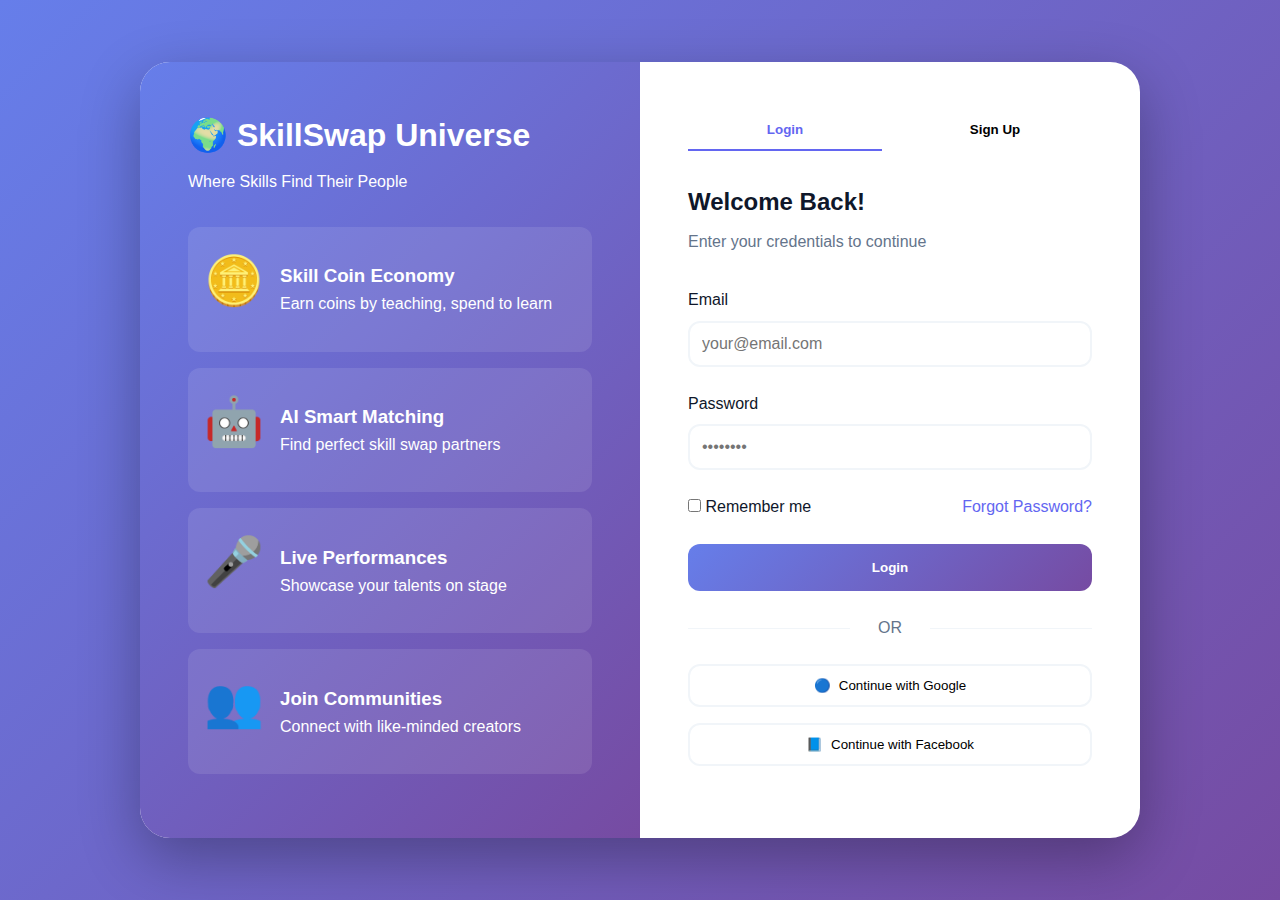
<file: profile.html>
<!DOCTYPE html>
<html lang="en">
<head>
    <meta charset="UTF-8">
    <meta name="viewport" content="width=device-width, initial-scale=1.0">
    <title>Profile - SkillSwap Universe</title>
    <link rel="stylesheet" href="styles.css">
</head>
<body class="dashboard-page">
    <!-- Sidebar -->
    <aside class="sidebar">
        <div class="sidebar-header">
            <h2>🌍 SkillSwap</h2>
        </div>
        <nav class="sidebar-nav">
            <a href="dashboard.html" class="nav-item">
                <span class="nav-icon">📊</span>
                <span>Dashboard</span>
            </a>
            <a href="matching.html" class="nav-item">
                <span class="nav-icon">🤖</span>
                <span>AI Matching</span>
            </a>
            <a href="clubs.html" class="nav-item">
                <span class="nav-icon">👥</span>
                <span>Clubs</span>
            </a>
            <a href="stage.html" class="nav-item">
                <span class="nav-icon">🎤</span>
                <span>Live Stage</span>
            </a>
            <a href="profile.html" class="nav-item active">
                <span class="nav-icon">👤</span>
                <span>Profile</span>
            </a>
        </nav>
        <div class="sidebar-footer">
            <div class="coin-balance">
                <span class="coin-icon">🪙</span>
                <span class="coin-amount" id="sidebarCoins">250</span>
            </div>
            <button class="btn-logout" onclick="logout()">Logout</button>
        </div>
    </aside>

    <!-- Main Content -->
    <main class="main-content">
        <!-- Top Bar -->
        <header class="topbar">
            <div class="topbar-left">
                <h1>👤 My Profile</h1>
            </div>
            <div class="topbar-right">
                <button class="btn-primary" onclick="toggleEditMode()">Edit Profile</button>
                <button class="notification-btn">
                    <span class="notification-icon">🔔</span>
                    <span class="notification-badge">3</span>
                </button>
                <div class="user-avatar">
                    <img src="https://ui-avatars.com/api/?name=Alex+Johnson&background=6366f1&color=fff" alt="User">
                </div>
            </div>
        </header>

        <!-- Profile Content -->
        <div class="profile-container">
            <!-- Profile Header Card -->
            <div class="profile-header-card">
                <div class="profile-cover" style="background: linear-gradient(135deg, #667eea 0%, #764ba2 100%);"></div>
                <div class="profile-header-content">
                    <div class="profile-avatar-large">
                        <img src="https://ui-avatars.com/api/?name=Alex+Johnson&background=6366f1&color=fff&size=200" alt="Profile" id="profileAvatar">
                        <button class="avatar-edit-btn" onclick="changeAvatar()">📷</button>
                    </div>
                    <div class="profile-info">
                        <h2 id="profileName">Priya</h2>
                        <p id="profileBio">Passionate musician and developer. Love teaching and learning new skills!</p>
                        <div class="profile-meta">
                            <span>📍 Dehradun, India</span>
                            <span>🎂 Joined Nov 2024</span>
                            <span>⭐ 4.9 Rating</span>
                        </div>
                    </div>
                    <div class="profile-level">
                        <div class="level-circle">
                            <div class="level-number" id="userLevel">15</div>
                        </div>
                        <div class="level-info">
                            <div class="level-label">Level</div>
                            <div class="level-progress">
                                <div class="level-progress-bar" style="width: 65%"></div>
                            </div>
                            <div class="level-xp"><span id="currentXP">3450</span> / 5000 XP</div>
                        </div>
                    </div>
                </div>
            </div>

            <!-- Stats Row -->
            <div class="profile-stats-row">
                <div class="profile-stat-card">
                    <div class="stat-icon-large">🪙</div>
                    <div class="stat-value-large" id="totalCoinsProfile">250</div>
                    <div class="stat-label-large">Total Coins</div>
                </div>
                <div class="profile-stat-card">
                    <div class="stat-icon-large">🎓</div>
                    <div class="stat-value-large">12</div>
                    <div class="stat-label-large">Skills Learned</div>
                </div>
                <div class="profile-stat-card">
                    <div class="stat-icon-large">👨‍🏫</div>
                    <div class="stat-value-large">8</div>
                    <div class="stat-label-large">Students Taught</div>
                </div>
                <div class="profile-stat-card">
                    <div class="stat-icon-large">🤝</div>
                    <div class="stat-value-large">24</div>
                    <div class="stat-label-large">Total Swaps</div>
                </div>
            </div>

            <!-- Main Profile Grid -->
            <div class="profile-grid">
                <!-- Skills Section -->
                <div class="profile-section">
                    <div class="section-header">
                        <h3>🎯 My Skills</h3>
                        <button class="btn-small" onclick="editSkills()">+ Add Skill</button>
                    </div>
                    
                    <div class="skill-category-profile">
                        <h4>I Can Teach 🎓</h4>
                        <div class="skill-pills" id="teachSkills">
                            <div class="skill-pill-profile teach">
                                <span>🎸 Guitar</span>
                                <span class="skill-level">Advanced</span>
                            </div>
                            <div class="skill-pill-profile teach">
                                <span>💻 JavaScript</span>
                                <span class="skill-level">Intermediate</span>
                            </div>
                            <div class="skill-pill-profile teach">
                                <span>📸 Photography</span>
                                <span class="skill-level">Advanced</span>
                            </div>
                        </div>
                    </div>

                    <div class="skill-category-profile">
                        <h4>I Want to Learn 📚</h4>
                        <div class="skill-pills" id="learnSkills">
                            <div class="skill-pill-profile learn">
                                <span>🇪🇸 Spanish</span>
                                <span class="skill-status">In Progress</span>
                            </div>
                            <div class="skill-pill-profile learn">
                                <span>🎹 Piano</span>
                                <span class="skill-status">Wishlist</span>
                            </div>
                            <div class="skill-pill-profile learn">
                                <span>🎨 UI Design</span>
                                <span class="skill-status">In Progress</span>
                            </div>
                        </div>
                    </div>
                </div>

                <!-- Achievements -->
                <div class="profile-section">
                    <div class="section-header">
                        <h3>🏆 Achievements</h3>
                        <span class="achievement-count">12/24 Unlocked</span>
                    </div>
                    <div class="achievements-grid-profile">
                        <div class="achievement-card unlocked">
                            <div class="achievement-icon">🔥</div>
                            <div class="achievement-name">7 Day Streak</div>
                            <div class="achievement-date">Nov 15, 2024</div>
                        </div>
                        <div class="achievement-card unlocked">
                            <div class="achievement-icon">🎸</div>
                            <div class="achievement-name">Music Master</div>
                            <div class="achievement-date">Nov 10, 2024</div>
                        </div>
                        <div class="achievement-card unlocked">
                            <div class="achievement-icon">🤝</div>
                            <div class="achievement-name">Team Player</div>
                            <div class="achievement-date">Nov 5, 2024</div>
                        </div>
                        <div class="achievement-card unlocked">
                            <div class="achievement-icon">💯</div>
                            <div class="achievement-name">Perfect Rating</div>
                            <div class="achievement-date">Nov 1, 2024</div>
                        </div>
                        <div class="achievement-card locked">
                            <div class="achievement-icon">🌟</div>
                            <div class="achievement-name">Stage Star</div>
                            <div class="achievement-requirement">Perform on stage 5 times</div>
                        </div>
                        <div class="achievement-card locked">
                            <div class="achievement-icon">🎓</div>
                            <div class="achievement-name">Master Teacher</div>
                            <div class="achievement-requirement">Teach 50 sessions</div>
                        </div>
                    </div>
                </div>

                <!-- Recent Activity -->
                <div class="profile-section">
                    <div class="section-header">
                        <h3>📜 Recent Activity</h3>
                    </div>
                    <div class="activity-feed">
                        <div class="activity-item">
                            <div class="activity-icon earn">🎉</div>
                            <div class="activity-content">
                                <div class="activity-text">Earned 50 coins from teaching Guitar</div>
                                <div class="activity-time">2 hours ago</div>
                            </div>
                        </div>
                        <div class="activity-item">
                            <div class="activity-icon match">🤝</div>
                            <div class="activity-content">
                                <div class="activity-text">Matched with Sarah Kim for Spanish ↔ Guitar swap</div>
                                <div class="activity-time">5 hours ago</div>
                            </div>
                        </div>
                        <div class="activity-item">
                            <div class="activity-icon club">👥</div>
                            <div class="activity-content">
                                <div class="activity-text">Joined Music Corner club</div>
                                <div class="activity-time">1 day ago</div>
                            </div>
                        </div>
                        <div class="activity-item">
                            <div class="activity-icon achievement">🏆</div>
                            <div class="activity-content">
                                <div class="activity-text">Unlocked "Team Player" achievement</div>
                                <div class="activity-time">2 days ago</div>
                            </div>
                        </div>
                    </div>
                </div>

                <!-- Portfolio -->
                <div class="profile-section">
                    <div class="section-header">
                        <h3>📁 Portfolio</h3>
                        <button class="btn-small" onclick="uploadWork()">+ Upload</button>
                    </div>
                    <div class="portfolio-grid">
                        <div class="portfolio-item">
                            <div class="portfolio-thumb" style="background: linear-gradient(135deg, #667eea 0%, #764ba2 100%);">
                                <span style="font-size: 3rem;">🎸</span>
                            </div>
                            <div class="portfolio-info">
                                <div class="portfolio-title">Acoustic Cover - Yesterday</div>
                                <div class="portfolio-meta">Guitar • 2 weeks ago</div>
                            </div>
                        </div>
                        <div class="portfolio-item">
                            <div class="portfolio-thumb" style="background: linear-gradient(135deg, #f093fb 0%, #f5576c 100%);">
                                <span style="font-size: 3rem;">💻</span>
                            </div>
                            <div class="portfolio-info">
                                <div class="portfolio-title">React Todo App</div>
                                <div class="portfolio-meta">JavaScript • 1 month ago</div>
                            </div>
                        </div>
                        <div class="portfolio-item">
                            <div class="portfolio-thumb" style="background: linear-gradient(135deg, #4facfe 0%, #00f2fe 100%);">
                                <span style="font-size: 3rem;">📸</span>
                            </div>
                            <div class="portfolio-info">
                                <div class="portfolio-title">Sunset Photography Series</div>
                                <div class="portfolio-meta">Photography • 3 weeks ago</div>
                            </div>
                        </div>
                    </div>
                </div>
            </div>
        </div>
    </main>

    <!-- Edit Profile Modal -->
    <div class="modal" id="editProfileModal">
        <div class="modal-content">
            <button class="modal-close" onclick="closeEditModal()">✕</button>
            <h2>Edit Profile</h2>
            <div class="modal-body">
                <div class="form-group">
                    <label>Full Name</label>
                    <input type="text" id="editName" value="Priya">
                </div>
                <div class="form-group">
                    <label>Bio</label>
                    <textarea id="editBio" rows="3">Passionate musician and developer. Love teaching and learning new skills!</textarea>
                </div>
                <div class="form-group">
                    <label>Location</label>
                    <input type="text" id="editLocation" value="Dehradun, India">
                </div>
                <div class="modal-actions">
                    <button class="btn-primary" onclick="saveProfile()">Save Changes</button>
                    <button class="btn-secondary" onclick="closeEditModal()">Cancel</button>
                </div>
            </div>
        </div>
    </div>
    <script src="utils.js"></script>
    <script src="profile.js"></script>
</body>
</html>
</file>
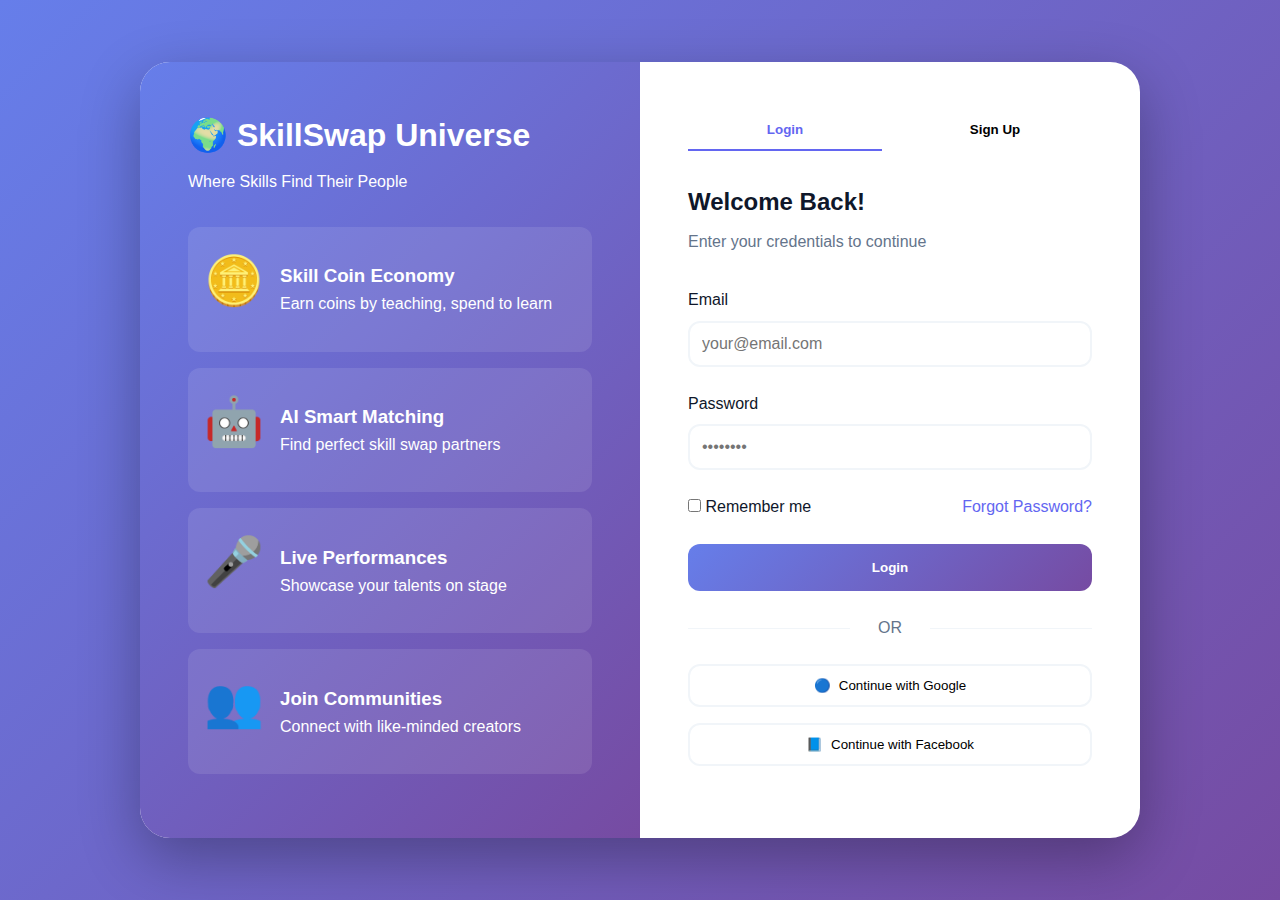
<file: stage.html>
<!DOCTYPE html>
<html lang="en">
<head>
    <meta charset="UTF-8">
    <meta name="viewport" content="width=device-width, initial-scale=1.0">
    <title>Live Stage - SkillSwap Universe</title>
    <link rel="stylesheet" href="styles.css">
</head>
<body class="dashboard-page">
    <!-- Sidebar -->
    <aside class="sidebar">
        <div class="sidebar-header">
            <h2>🌍 SkillSwap</h2>
        </div>
        <nav class="sidebar-nav">
            <a href="dashboard.html" class="nav-item">
                <span class="nav-icon">📊</span>
                <span>Dashboard</span>
            </a>
            <a href="matching.html" class="nav-item">
                <span class="nav-icon">🤖</span>
                <span>AI Matching</span>
            </a>
            <a href="clubs.html" class="nav-item">
                <span class="nav-icon">👥</span>
                <span>Clubs</span>
            </a>
            <a href="stage.html" class="nav-item active">
                <span class="nav-icon">🎤</span>
                <span>Live Stage</span>
            </a>
            <a href="profile.html" class="nav-item">
                <span class="nav-icon">👤</span>
                <span>Profile</span>
            </a>
        </nav>
        <div class="sidebar-footer">
            <div class="coin-balance">
                <span class="coin-icon">🪙</span>
                <span class="coin-amount" id="sidebarCoins">250</span>
            </div>
            <button class="btn-logout" onclick="logout()">Logout</button>
        </div>
    </aside>

    <!-- Main Content -->
    <main class="main-content">
        <!-- Top Bar -->
        <header class="topbar">
            <div class="topbar-left">
                <h1>🎤 Live Stage</h1>
            </div>
            <div class="topbar-right">
                <button class="btn-primary" onclick="showGoLiveModal()">🔴 Go Live</button>
                <button class="notification-btn">
                    <span class="notification-icon">🔔</span>
                    <span class="notification-badge">3</span>
                </button>
                <div class="user-avatar">
                    <img src="https://ui-avatars.com/api/?name=Alex+Johnson&background=6366f1&color=fff" alt="User">
                </div>
            </div>
        </header>

        <!-- Live Now Section -->
        <div class="live-now-section">
            <h2>🔴 Live Now</h2>
            <div class="live-performances-grid">
                <!-- Live Performance 1 -->
                <div class="live-performance-card" onclick="joinPerformance('acoustic-session')">
                    <div class="live-badge-pulse">🔴 LIVE</div>
                    <div class="performance-thumbnail" style="background: linear-gradient(135deg, #ec4899 0%, #8b5cf6 100%);">
                        <div style="font-size: 5rem; color: white;">🎸</div>
                    </div>
                    <div class="viewer-count">👁️ 234 watching</div>
                    <div class="performance-info">
                        <h3>Acoustic Guitar Session</h3>
                        <p class="performer-name">By Sarah Kim</p>
                        <div class="performance-tags">
                            <span class="tag">🎸 Music</span>
                            <span class="tag">🎓 Tutorial</span>
                            <span class="tag">🌟 Beginner</span>
                        </div>
                    </div>
                </div>

                <!-- Live Performance 2 -->
                <div class="live-performance-card" onclick="joinPerformance('code-battle')">
                    <div class="live-badge-pulse">🔴 LIVE</div>
                    <div class="performance-thumbnail" style="background: linear-gradient(135deg, #3b82f6 0%, #06b6d4 100%);">
                        <div style="font-size: 5rem; color: white;">💻</div>
                    </div>
                    <div class="viewer-count">👁️ 156 watching</div>
                    <div class="performance-info">
                        <h3>Code Battle: React vs Vue</h3>
                        <p class="performer-name">By Mike Chen & Team</p>
                        <div class="performance-tags">
                            <span class="tag">💻 Coding</span>
                            <span class="tag">⚔️ Battle</span>
                            <span class="tag">🔥 Advanced</span>
                        </div>
                    </div>
                </div>

                <!-- Live Performance 3 -->
                <div class="live-performance-card" onclick="joinPerformance('dance-workshop')">
                    <div class="live-badge-pulse">🔴 LIVE</div>
                    <div class="performance-thumbnail" style="background: linear-gradient(135deg, #f59e0b 0%, #ef4444 100%);">
                        <div style="font-size: 5rem; color: white;">💃</div>
                    </div>
                    <div class="viewer-count">👁️ 89 watching</div>
                    <div class="performance-info">
                        <h3>Salsa Dance Workshop</h3>
                        <p class="performer-name">By Dance Studio</p>
                        <div class="performance-tags">
                            <span class="tag">💃 Dance</span>
                            <span class="tag">🎓 Workshop</span>
                            <span class="tag">🌟 All Levels</span>
                        </div>
                    </div>
                </div>
            </div>
        </div>

        <!-- Upcoming Performances -->
        <div class="upcoming-section">
            <h2>📅 Upcoming Performances</h2>
            <div class="upcoming-list">
                <div class="upcoming-card">
                    <div class="time-box">
                        <div class="time-value">2:00 PM</div>
                        <div class="time-date">Today</div>
                    </div>
                    <div class="upcoming-details">
                        <h3>Piano Masterclass</h3>
                        <p>Learn classical piano techniques from a professional musician</p>
                        <p class="upcoming-host">🎹 Hosted by Emma Wilson</p>
                    </div>
                    <button class="btn-primary" onclick="setReminder('piano-masterclass')">Set Reminder</button>
                </div>

                <div class="upcoming-card">
                    <div class="time-box">
                        <div class="time-value">4:30 PM</div>
                        <div class="time-date">Today</div>
                    </div>
                    <div class="upcoming-details">
                        <h3>JavaScript Deep Dive</h3>
                        <p>Advanced JavaScript concepts and best practices</p>
                        <p class="upcoming-host">💻 Hosted by Raj Patel</p>
                    </div>
                    <button class="btn-primary" onclick="setReminder('js-deepdive')">Set Reminder</button>
                </div>

                <div class="upcoming-card">
                    <div class="time-box">
                        <div class="time-value">7:00 PM</div>
                        <div class="time-date">Today</div>
                    </div>
                    <div class="upcoming-details">
                        <h3>UI/UX Design Showcase</h3>
                        <p>Showcase your designs and get feedback from the community</p>
                        <p class="upcoming-host">🎨 Hosted by Design Hub</p>
                    </div>
                    <button class="btn-primary" onclick="setReminder('design-showcase')">Set Reminder</button>
                </div>
            </div>
        </div>

        <!-- Past Performances -->
        <div class="past-section">
            <h2>🎬 Past Performances</h2>
            <div class="past-performances-grid">
                <div class="past-card" onclick="watchRecording('guitar-basics')">
                    <div class="past-thumbnail" style="background: linear-gradient(135deg, #667eea 0%, #764ba2 100%);">
                        <div class="play-overlay">▶️</div>
                        <div style="font-size: 4rem; color: white; opacity: 0.3;">🎸</div>
                    </div>
                    <div class="duration-badge">45:30</div>
                    <div class="past-info">
                        <h4>Guitar Basics Workshop</h4>
                        <div class="past-meta">
                            <span>🎸 Sarah Kim</span>
                            <span>👁️ 523 views</span>
                        </div>
                    </div>
                </div>

                <div class="past-card" onclick="watchRecording('react-hooks')">
                    <div class="past-thumbnail" style="background: linear-gradient(135deg, #4facfe 0%, #00f2fe 100%);">
                        <div class="play-overlay">▶️</div>
                        <div style="font-size: 4rem; color: white; opacity: 0.3;">⚛️</div>
                    </div>
                    <div class="duration-badge">1:12:45</div>
                    <div class="past-info">
                        <h4>React Hooks Masterclass</h4>
                        <div class="past-meta">
                            <span>💻 Mike Chen</span>
                            <span>👁️ 892 views</span>
                        </div>
                    </div>
                </div>

                <div class="past-card" onclick="watchRecording('spanish-conversation')">
                    <div class="past-thumbnail" style="background: linear-gradient(135deg, #f093fb 0%, #f5576c 100%);">
                        <div class="play-overlay">▶️</div>
                        <div style="font-size: 4rem; color: white; opacity: 0.3;">🇪🇸</div>
                    </div>
                    <div class="duration-badge">38:15</div>
                    <div class="past-info">
                        <h4>Spanish Conversation Practice</h4>
                        <div class="past-meta">
                            <span>🌍 Language Club</span>
                            <span>👁️ 345 views</span>
                        </div>
                    </div>
                </div>

                <div class="past-card" onclick="watchRecording('design-principles')">
                    <div class="past-thumbnail" style="background: linear-gradient(135deg, #a855f7 0%, #ec4899 100%);">
                        <div class="play-overlay">▶️</div>
                        <div style="font-size: 4rem; color: white; opacity: 0.3;">🎨</div>
                    </div>
                    <div class="duration-badge">55:20</div>
                    <div class="past-info">
                        <h4>Design Principles 101</h4>
                        <div class="past-meta">
                            <span>🎨 Design Hub</span>
                            <span>👁️ 678 views</span>
                        </div>
                    </div>
                </div>
            </div>
        </div>
    </main>

    <!-- Go Live Modal -->
    <div class="modal" id="goLiveModal">
        <div class="modal-content">
            <button class="modal-close" onclick="closeGoLiveModal()">✕</button>
            <h2>🎤 Start Live Performance</h2>
            <div class="modal-body">
                <div class="form-group">
                    <label>Performance Title</label>
                    <input type="text" id="performanceTitle" placeholder="e.g., Guitar Tutorial for Beginners">
                </div>
                <div class="form-group">
                    <label>Category</label>
                    <select id="performanceCategory">
                        <option value="">Select category...</option>
                        <option value="music">🎸 Music</option>
                        <option value="tech">💻 Technology</option>
                        <option value="art">🎨 Art & Design</option>
                        <option value="language">🌍 Language</option>
                        <option value="fitness">🏃 Fitness</option>
                        <option value="other">✨ Other</option>
                    </select>
                </div>
                <div class="form-group">
                    <label>Description</label>
                    <textarea id="performanceDesc" rows="3" placeholder="Tell viewers what you'll be teaching or showcasing..."></textarea>
                </div>
                <div class="form-group">
                    <label>Performance Type</label>
                    <select id="performanceType">
                        <option value="tutorial">🎓 Tutorial</option>
                        <option value="workshop">🛠️ Workshop</option>
                        <option value="showcase">🌟 Showcase</option>
                        <option value="battle">⚔️ Battle/Competition</option>
                        <option value="qa">💬 Q&A Session</option>
                    </select>
                </div>
                <div class="go-live-info">
                    <h4>📋 Before You Go Live:</h4>
                    <div class="info-item">✅ Test your camera and microphone</div>
                    <div class="info-item">✅ Choose a well-lit, quiet space</div>
                    <div class="info-item">✅ Prepare any materials you need</div>
                    <div class="info-item">💰 Earn 50 coins for each completed session</div>
                </div>
                <div class="modal-actions">
                    <button class="btn-primary" onclick="startLivePerformance()">🔴 Go Live Now</button>
                    <button class="btn-secondary" onclick="closeGoLiveModal()">Cancel</button>
                </div>
            </div>
        </div>
    </div>

    <!-- Live Performance Modal -->
    <div class="modal stage-modal" id="stageModal">
        <div class="stage-modal-content">
            <button class="modal-close-stage" onclick="leaveStage()">✕</button>
            
            <!-- Video Area -->
            <div class="stage-video-area">
                <div class="main-stage">
                    <div class="stage-placeholder" style="background: linear-gradient(135deg, #ec4899 0%, #8b5cf6 100%);">
                        <div class="performer-live">
                            <div class="performer-avatar-large">🎸</div>
                            <h2>Sarah Kim</h2>
                            <p>Acoustic Guitar Session</p>
                        </div>
                    </div>
                    <div class="stage-live-badge">🔴 LIVE</div>
                    <div class="viewer-count-overlay">👁️ 234 watching</div>
                </div>
                
                <!-- Stage Controls -->
                <div class="stage-controls">
                    <button class="stage-control-btn" onclick="toggleStageMic()">
                        <span>🎤</span>
                        <span>Mic</span>
                    </button>
                    <button class="stage-control-btn" onclick="toggleStageCamera()">
                        <span>📹</span>
                        <span>Camera</span>
                    </button>
                    <button class="stage-control-btn" onclick="toggleStageScreen()">
                        <span>🖥️</span>
                        <span>Screen</span>
                    </button>
                    <button class="stage-control-btn" onclick="sendCheer()">
                        <span>👏</span>
                        <span>Cheer</span>
                    </button>
                </div>
            </div>

            <!-- Chat Sidebar -->
            <div class="stage-chat">
                <div class="chat-header">
                    <h4>💬 Live Chat</h4>
                    <span>234 viewers</span>
                </div>
                <div class="chat-messages" id="stageChatMessages">
                    <div class="chat-message">
                        <span class="chat-user">Alex:</span> Great session! 🎸
                    </div>
                    <div class="chat-message">
                        <span class="chat-user">Mike:</span> Can you show that chord again?
                    </div>
                    <div class="chat-message cheer">
                        👏 Emma sent a cheer!
                    </div>
                    <div class="chat-message">
                        <span class="chat-user">Sarah:</span> Thanks everyone! Let me show you slowly
                    </div>
                    <div class="chat-message">
                        <span class="chat-user">Raj:</span> This is amazing! 🔥
                    </div>
                </div>
                <div class="chat-input-area">
                    <input type="text" id="stageChatInput" placeholder="Send a message...">
                    <button onclick="sendStageMessage()">Send</button>
                </div>
            </div>
        </div>
    </div>

    <script src="utils.js"></script>
    <script src="stage.js"></script>
</body>
</html>
</file>
<file: styles.css>
/* Root Variables */
:root {
    --primary: #6366f1;
    --primary-dark: #4f46e5;
    --secondary: #ec4899;
    --success: #10b981;
    --warning: #f59e0b;
    --danger: #ef4444;
    --dark: #0f172a;
    --dark-light: #1e293b;
    --gray: #64748b;
    --gray-light: #f1f5f9;
    --white: #ffffff;
    --gradient-1: linear-gradient(135deg, #667eea 0%, #764ba2 100%);
    --gradient-2: linear-gradient(135deg, #f093fb 0%, #f5576c 100%);
    --gradient-3: linear-gradient(135deg, #4facfe 0%, #00f2fe 100%);
    --shadow: 0 4px 6px -1px rgba(0, 0, 0, 0.1);
    --shadow-lg: 0 10px 15px -3px rgba(0, 0, 0, 0.1);
}

/* Reset & Base */
* {
    margin: 0;
    padding: 0;
    box-sizing: border-box;
}

body {
    font-family: 'Inter', -apple-system, BlinkMacSystemFont, 'Segoe UI', sans-serif;
    background: var(--gray-light);
    color: var(--dark);
    line-height: 1.6;
}

/* Landing Page Styles */
.navbar {
    background: rgba(255, 255, 255, 0.95);
    backdrop-filter: blur(10px);
    padding: 1rem 0;
    position: fixed;
    width: 100%;
    top: 0;
    z-index: 1000;
    box-shadow: var(--shadow);
}

.nav-container {
    max-width: 1200px;
    margin: 0 auto;
    padding: 0 2rem;
    display: flex;
    justify-content: space-between;
    align-items: center;
}

.logo {
    display: flex;
    align-items: center;
    gap: 0.5rem;
    font-size: 1.5rem;
    font-weight: 700;
    color: var(--dark);
}

.logo-icon {
    font-size: 2rem;
}

.nav-links {
    display: flex;
    gap: 2rem;
    align-items: center;
}

.nav-links a {
    text-decoration: none;
    color: var(--dark);
    font-weight: 500;
    transition: color 0.3s;
}

.nav-links a:hover {
    color: var(--primary);
}

/* Hero Section */
.hero {
    padding: 8rem 2rem 4rem;
    max-width: 1200px;
    margin: 0 auto;
    display: grid;
    grid-template-columns: 1fr 1fr;
    gap: 4rem;
    align-items: center;
    min-height: 90vh;
}

.hero-badge {
    display: inline-block;
    padding: 0.5rem 1rem;
    background: linear-gradient(135deg, #667eea 0%, #764ba2 100%);
    color: white;
    border-radius: 50px;
    font-size: 0.9rem;
    margin-bottom: 1rem;
}

.hero-title {
    font-size: 3.5rem;
    font-weight: 800;
    margin-bottom: 1rem;
    line-height: 1.2;
}

.gradient-text {
    background: linear-gradient(135deg, #667eea 0%, #ec4899 100%);
    -webkit-background-clip: text;
    -webkit-text-fill-color: transparent;
    background-clip: text;
}

.hero-subtitle {
    font-size: 1.25rem;
    color: var(--gray);
    margin-bottom: 2rem;
}

.hero-buttons {
    display: flex;
    gap: 1rem;
    margin-bottom: 3rem;
}

.hero-stats {
    display: flex;
    gap: 3rem;
}

.stat {
    text-align: center;
}

.stat-number {
    font-size: 2rem;
    font-weight: 700;
    color: var(--primary);
}

.stat-label {
    color: var(--gray);
    font-size: 0.9rem;
}

/* Hero Visual */
.hero-visual {
    position: relative;
    height: 500px;
}

.floating-card {
    position: absolute;
    background: white;
    padding: 1.5rem;
    border-radius: 20px;
    box-shadow: var(--shadow-lg);
    display: flex;
    align-items: center;
    gap: 1rem;
    animation: float 3s ease-in-out infinite;
}

.card-icon {
    font-size: 2.5rem;
}

.card-text {
    font-weight: 600;
    color: var(--dark);
}

.card-1 {
    top: 10%;
    left: 10%;
    animation-delay: 0s;
}

.card-2 {
    top: 40%;
    right: 10%;
    animation-delay: 1s;
}

.card-3 {
    bottom: 20%;
    left: 20%;
    animation-delay: 2s;
}

@keyframes float {
    0%, 100% { transform: translateY(0px); }
    50% { transform: translateY(-20px); }
}

/* Buttons */
.btn-primary, .btn-secondary, .btn-large {
    padding: 0.75rem 2rem;
    border: none;
    border-radius: 12px;
    font-weight: 600;
    cursor: pointer;
    transition: all 0.3s;
    text-decoration: none;
    display: inline-block;
}

.btn-primary {
    background: var(--gradient-1);
    color: white;
}

.btn-primary:hover {
    transform: translateY(-2px);
    box-shadow: var(--shadow-lg);
}

.btn-secondary {
    background: white;
    color: var(--primary);
    border: 2px solid var(--primary);
}

.btn-large {
    padding: 1rem 2.5rem;
    font-size: 1.1rem;
}

/* Features Section */
.features, .how-it-works, .community, .cta {
    padding: 4rem 2rem;
    max-width: 1200px;
    margin: 0 auto;
}

.section-title {
    text-align: center;
    font-size: 2.5rem;
    font-weight: 700;
    margin-bottom: 3rem;
}

.features-grid {
    display: grid;
    grid-template-columns: repeat(auto-fit, minmax(300px, 1fr));
    gap: 2rem;
}

.feature-card {
    background: white;
    padding: 2rem;
    border-radius: 20px;
    box-shadow: var(--shadow);
    transition: transform 0.3s;
}

.feature-card:hover {
    transform: translateY(-5px);
    box-shadow: var(--shadow-lg);
}

.feature-icon {
    font-size: 3rem;
    margin-bottom: 1rem;
}

.feature-card h3 {
    font-size: 1.5rem;
    margin-bottom: 0.5rem;
}

/* Steps */
.steps {
    display: flex;
    justify-content: space-between;
    align-items: center;
    gap: 2rem;
}

.step {
    flex: 1;
    text-align: center;
}

.step-number {
    width: 60px;
    height: 60px;
    background: var(--gradient-1);
    color: white;
    border-radius: 50%;
    display: flex;
    align-items: center;
    justify-content: center;
    font-size: 1.5rem;
    font-weight: 700;
    margin: 0 auto 1rem;
}

.step-arrow {
    font-size: 2rem;
    color: var(--primary);
}

/* Community Grid */
.community-grid {
    display: grid;
    grid-template-columns: repeat(auto-fit, minmax(250px, 1fr));
    gap: 2rem;
}

.community-card {
    background: white;
    padding: 2rem;
    border-radius: 20px;
    text-align: center;
    box-shadow: var(--shadow);
}

.community-icon {
    font-size: 3rem;
    margin-bottom: 1rem;
}

/* CTA Section */
.cta {
    text-align: center;
    background: var(--gradient-1);
    color: white;
    border-radius: 30px;
    padding: 4rem 2rem;
}

.cta h2 {
    font-size: 2.5rem;
    margin-bottom: 1rem;
}

/* Footer */
.footer {
    background: var(--dark);
    color: white;
    padding: 3rem 2rem 1rem;
}

.footer-content {
    max-width: 1200px;
    margin: 0 auto;
    display: grid;
    grid-template-columns: repeat(auto-fit, minmax(250px, 1fr));
    gap: 2rem;
    margin-bottom: 2rem;
}

.footer-section h4 {
    margin-bottom: 1rem;
}

.footer-section a {
    display: block;
    color: var(--gray);
    text-decoration: none;
    margin-bottom: 0.5rem;
}

.footer-bottom {
    text-align: center;
    padding-top: 2rem;
    border-top: 1px solid var(--dark-light);
}

/* Auth Page Styles */
.auth-page {
    background: var(--gradient-1);
    min-height: 100vh;
    display: flex;
    align-items: center;
    justify-content: center;
}

.auth-container {
    display: grid;
    grid-template-columns: 1fr 1fr;
    max-width: 1000px;
    width: 90%;
    background: white;
    border-radius: 30px;
    overflow: hidden;
    box-shadow: 0 20px 60px rgba(0,0,0,0.3);
}

.auth-left {
    background: var(--gradient-1);
    color: white;
    padding: 3rem;
    display: flex;
    flex-direction: column;
    justify-content: center;
}

.auth-branding h1 {
    font-size: 2rem;
    margin-bottom: 0.5rem;
}

.auth-features {
    margin-top: 2rem;
}

.auth-feature {
    display: flex;
    align-items: center;
    gap: 1rem;
    margin-bottom: 1rem;
    padding: 1rem;
    background: rgba(255,255,255,0.1);
    border-radius: 12px;
}

.auth-right {
    padding: 3rem;
}

.auth-tabs {
    display: flex;
    gap: 1rem;
    margin-bottom: 2rem;
}

.auth-tab {
    flex: 1;
    padding: 0.75rem;
    border: none;
    background: transparent;
    border-bottom: 2px solid transparent;
    font-weight: 600;
    cursor: pointer;
    transition: all 0.3s;
}

.auth-tab.active {
    border-bottom-color: var(--primary);
    color: var(--primary);
}

.auth-form {
    display: none;
}

.auth-form.active {
    display: block;
}

.auth-form h2 {
    margin-bottom: 0.5rem;
}

.form-subtitle {
    color: var(--gray);
    margin-bottom: 2rem;
}

.form-group {
    margin-bottom: 1.5rem;
}

.form-group label {
    display: block;
    margin-bottom: 0.5rem;
    font-weight: 500;
}

.form-group input, .form-group select {
    width: 100%;
    padding: 0.75rem;
    border: 2px solid var(--gray-light);
    border-radius: 12px;
    font-size: 1rem;
    transition: border-color 0.3s;
}

.form-group input:focus, .form-group select:focus {
    outline: none;
    border-color: var(--primary);
}

.form-remember {
    display: flex;
    justify-content: space-between;
    margin-bottom: 1.5rem;
}

.forgot-password {
    color: var(--primary);
    text-decoration: none;
}

.btn-full {
    width: 100%;
    padding: 1rem;
}

.divider {
    text-align: center;
    margin: 1.5rem 0;
    color: var(--gray);
    position: relative;
}

.divider::before, .divider::after {
    content: '';
    position: absolute;
    top: 50%;
    width: 40%;
    height: 1px;
    background: var(--gray-light);
}

.divider::before {
    left: 0;
}

.divider::after {
    right: 0;
}

.social-login {
    display: flex;
    flex-direction: column;
    gap: 1rem;
}

.btn-social {
    padding: 0.75rem;
    border: 2px solid var(--gray-light);
    background: white;
    border-radius: 12px;
    display: flex;
    align-items: center;
    justify-content: center;
    gap: 0.5rem;
    cursor: pointer;
    transition: all 0.3s;
}

.btn-social:hover {
    border-color: var(--primary);
}

.terms-text {
    text-align: center;
    margin-top: 1rem;
    font-size: 0.9rem;
    color: var(--gray);
}

/* Dashboard Layout */
.dashboard-page {
    display: flex;
    background: var(--gray-light);
}

.sidebar {
    width: 250px;
    background: white;
    height: 100vh;
    position: fixed;
    left: 0;
    top: 0;
    display: flex;
    flex-direction: column;
    box-shadow: var(--shadow);
}

.sidebar-header {
    padding: 1.5rem;
    border-bottom: 1px solid var(--gray-light);
}

.sidebar-header h2 {
    font-size: 1.25rem;
}

.sidebar-nav {
    flex: 1;
    padding: 1rem;
}

.nav-item {
    display: flex;
    align-items: center;
    gap: 0.75rem;
    padding: 0.75rem 1rem;
    border-radius: 12px;
    text-decoration: none;
    color: var(--gray);
    margin-bottom: 0.5rem;
    transition: all 0.3s;
}

.nav-item:hover, .nav-item.active {
    background: var(--gradient-1);
    color: white;
}

.nav-icon {
    font-size: 1.25rem;
}

.sidebar-footer {
    padding: 1rem;
    border-top: 1px solid var(--gray-light);
}

.coin-balance {
    display: flex;
    align-items: center;
    justify-content: center;
    gap: 0.5rem;
    padding: 0.75rem;
    background: var(--gradient-2);
    border-radius: 12px;
    color: white;
    font-weight: 700;
    font-size: 1.25rem;
    margin-bottom: 1rem;
}

.btn-logout {
    width: 100%;
    padding: 0.75rem;
    background: var(--danger);
    color: white;
    border: none;
    border-radius: 12px;
    cursor: pointer;
    font-weight: 600;
}

.main-content {
    margin-left: 250px;
    flex: 1;
    padding: 2rem;
    min-height: 100vh;
}

.topbar {
    background: white;
    padding: 1.5rem;
    border-radius: 20px;
    margin-bottom: 2rem;
    display: flex;
    justify-content: space-between;
    align-items: center;
    box-shadow: var(--shadow);
}

.topbar-right {
    display: flex;
    gap: 1rem;
    align-items: center;
}

.notification-btn {
    position: relative;
    background: var(--gray-light);
    border: none;
    padding: 0.75rem;
    border-radius: 12px;
    cursor: pointer;
    font-size: 1.25rem;
}

.notification-badge {
    position: absolute;
    top: 0;
    right: 0;
    background: var(--danger);
    color: white;
    font-size: 0.7rem;
    padding: 0.2rem 0.4rem;
    border-radius: 50%;
}

.user-avatar {
    width: 45px;
    height: 45px;
    border-radius: 50%;
    overflow: hidden;
    cursor: pointer;
}

.user-avatar img {
    width: 100%;
    height: 100%;
    object-fit: cover;
}

/* Stats Section */
.stats-section {
    display: grid;
    grid-template-columns: repeat(auto-fit, minmax(240px, 1fr));
    gap: 1.5rem;
    margin-bottom: 2rem;
}

.stat-card {
    background: white;
    padding: 1.5rem;
    border-radius: 20px;
    display: flex;
    align-items: center;
    gap: 1rem;
    box-shadow: var(--shadow);
}

.stat-icon {
    font-size: 2.5rem;
}

.stat-value {
    font-size: 2rem;
    font-weight: 700;
    color: var(--dark);
}

.stat-change {
    font-size: 0.9rem;
    color: var(--gray);
}

.stat-change.positive {
    color: var(--success);
}

/* Dashboard Grid */
.dashboard-grid {
    display: grid;
    grid-template-columns: repeat(auto-fit, minmax(350px, 1fr));
    gap: 1.5rem;
}

.dashboard-card {
    background: white;
    padding: 1.5rem;
    border-radius: 20px;
    box-shadow: var(--shadow);
}

.card-header {
    display: flex;
    justify-content: space-between;
    align-items: center;
    margin-bottom: 1.5rem;
}

.card-header h3 {
    font-size: 1.25rem;
}

.btn-small {
    padding: 0.5rem 1rem;
    border-radius: 8px;
    border: none;
    background: var(--gray-light);
    cursor: pointer;
    font-weight: 600;
}

.btn-link {
    color: var(--primary);
    text-decoration: none;
    font-weight: 600;
}

/* Skill Tags */
.skill-tags {
    display: flex;
    flex-wrap: wrap;
    gap: 0.5rem;
    margin-top: 0.5rem;
}

.skill-tag {
    padding: 0.5rem 1rem;
    border-radius: 20px;
    font-size: 0.9rem;
    font-weight: 500;
}

.skill-tag.teach {
    background: linear-gradient(135deg, #667eea 0%, #764ba2 100%);
    color: white;
}

.skill-tag.learn {
    background: linear-gradient(135deg, #f093fb 0%, #f5576c 100%);
    color: white;
}

/* Matches List */
.matches-list, .clubs-list, .events-list {
    display: flex;
    flex-direction: column;
    gap: 1rem;
}

.match-item, .club-item, .event-item {
    display: flex;
    align-items: center;
    gap: 1rem;
    padding: 1rem;
    background: var(--gray-light);
    border-radius: 12px;
}

.match-avatar {
    width: 50px;
    height: 50px;
    border-radius: 50%;
}

.match-info, .club-info, .event-info {
    flex: 1;
}

.match-name, .club-name, .event-title {
    font-weight: 600;
    margin-bottom: 0.25rem;
}

.match-skills, .club-members, .event-time {
    font-size: 0.9rem;
    color: var(--gray);
}

/* Achievements */
.achievements-grid {
    display: grid;
    grid-template-columns: repeat(2, 1fr);
    gap: 1rem;
}

.achievement-badge {
    text-align: center;
    padding: 1rem;
    background: var(--gradient-1);
    border-radius: 12px;
    color: white;
}

.achievement-badge.locked {
    background: var(--gray-light);
    color: var(--gray);
    opacity: 0.5;
}

.badge-icon {
    font-size: 2rem;
    margin-bottom: 0.5rem;
}

.badge-name {
    font-size: 0.9rem;
    font-weight: 600;
}

.live-badge {
    background: var(--danger);
    color: white;
    padding: 0.25rem 0.75rem;
    border-radius: 20px;
    font-size: 0.8rem;
    font-weight: 600;
}

/* Toast */
.toast {
    position: fixed;
    bottom: 2rem;
    right: 2rem;
    background: var(--dark);
    color: white;
    padding: 1rem 1.5rem;
    border-radius: 12px;
    box-shadow: var(--shadow-lg);
    transform: translateY(100px);
    opacity: 0;
    transition: all 0.3s;
    z-index: 2000;
}

.toast.show {
    transform: translateY(0);
    opacity: 1;
}

/* Matching Page Styles */
.matching-container {
    display: grid;
    grid-template-columns: 300px 1fr;
    gap: 2rem;
}

.matching-filters {
    background: white;
    padding: 1.5rem;
    border-radius: 20px;
    height: fit-content;
    box-shadow: var(--shadow);
}

.filter-group {
    margin-bottom: 1.5rem;
}

.filter-group label {
    display: block;
    font-weight: 600;
    margin-bottom: 0.5rem;
}

.filter-group select {
    width: 100%;
    padding: 0.75rem;
    border: 2px solid var(--gray-light);
    border-radius: 12px;
}

.checkbox-group {
    display: flex;
    flex-direction: column;
    gap: 0.5rem;
}

.matching-cards {
    background: white;
    padding: 2rem;
    border-radius: 20px;
    box-shadow: var(--shadow);
}

.matching-header {
    display: flex;
    justify-content: space-between;
    align-items: center;
    margin-bottom: 2rem;
}

.view-toggle {
    display: flex;
    gap: 0.5rem;
}

.view-btn {
    padding: 0.5rem 1rem;
    border: 2px solid var(--gray-light);
    background: white;
    border-radius: 12px;
    cursor: pointer;
    font-weight: 600;
    transition: all 0.3s;
}

.view-btn.active {
    background: var(--gradient-1);
    color: white;
    border-color: transparent;
}

/* Swipe View */
.swipe-container {
    display: flex;
    justify-content: center;
    align-items: center;
    min-height: 600px;
}

.match-card-swipe {
    width: 100%;
    max-width: 500px;
    background: white;
    border-radius: 30px;
    overflow: hidden;
    box-shadow: var(--shadow-lg);
}

.match-image {
    position: relative;
    height: 300px;
    overflow: hidden;
}

.match-image img {
    width: 100%;
    height: 100%;
    object-fit: cover;
}

.match-score {
    position: absolute;
    top: 1rem;
    right: 1rem;
    background: var(--success);
    color: white;
    padding: 0.5rem 1rem;
    border-radius: 20px;
    font-weight: 700;
}

.match-content {
    padding: 2rem;
}

.match-location {
    color: var(--gray);
    margin-bottom: 1.5rem;
}

.match-skills-section {
    margin-bottom: 1.5rem;
}

.skill-swap-row {
    display: flex;
    align-items: center;
    gap: 1rem;
}

.skill-swap-item {
    flex: 1;
}

.skill-label {
    font-size: 0.9rem;
    font-weight: 600;
    margin-bottom: 0.5rem;
    color: var(--gray);
}

.skill-list {
    display: flex;
    flex-wrap: wrap;
    gap: 0.5rem;
}

.skill-pill {
    padding: 0.5rem 1rem;
    border-radius: 20px;
    background: var(--gradient-1);
    color: white;
    font-size: 0.9rem;
}

.swap-arrow {
    font-size: 2rem;
    color: var(--primary);
}

.match-badges {
    display: flex;
    gap: 0.5rem;
    margin-bottom: 1rem;
    flex-wrap: wrap;
}

.badge {
    padding: 0.35rem 0.75rem;
    background: var(--gray-light);
    border-radius: 20px;
    font-size: 0.85rem;
}

.match-bio {
    color: var(--gray);
    font-style: italic;
}

.swipe-actions {
    display: flex;
    justify-content: center;
    gap: 1.5rem;
    padding: 1.5rem;
}

.swipe-btn {
    width: 60px;
    height: 60px;
    border-radius: 50%;
    border: none;
    font-size: 1.5rem;
    cursor: pointer;
    transition: all 0.3s;
    display: flex;
    align-items: center;
    justify-content: center;
}

.swipe-btn.skip {
    background: var(--gray-light);
}

.swipe-btn.super {
    background: linear-gradient(135deg, #f59e0b 0%, #eab308 100%);
}

.swipe-btn.like {
    background: var(--gradient-2);
}

.swipe-btn:hover {
    transform: scale(1.1);
}

/* Grid View */
.match-grid {
    display: grid;
    grid-template-columns: repeat(auto-fill, minmax(280px, 1fr));
    gap: 1.5rem;
}

.match-card-grid {
    background: var(--gray-light);
    padding: 1.5rem;
    border-radius: 20px;
    text-align: center;
}

.grid-avatar {
    width: 100px;
    height: 100px;
    border-radius: 50%;
    margin: 0 auto 1rem;
}

.grid-match-score {
    color: var(--success);
    font-weight: 700;
    margin-bottom: 1rem;
}

.grid-skills {
    display: flex;
    gap: 0.5rem;
    justify-content: center;
    margin-bottom: 0.5rem;
}

.skill-tag-small {
    padding: 0.35rem 0.75rem;
    border-radius: 20px;
    font-size: 0.8rem;
    color: white;
}

.skill-tag-small.teach {
    background: var(--gradient-1);
}

.skill-tag-small.learn {
    background: var(--gradient-2);
}

.btn-connect {
    margin-top: 1rem;
    padding: 0.75rem;
    width: 100%;
    background: var(--primary);
    color: white;
    border: none;
    border-radius: 12px;
    cursor: pointer;
    font-weight: 600;
}

/* Clubs Page Styles */
.club-filters {
    display: flex;
    gap: 1rem;
    margin-bottom: 2rem;
    flex-wrap: wrap;
}

.filter-chip {
    padding: 0.75rem 1.5rem;
    border: 2px solid var(--gray-light);
    background: white;
    border-radius: 25px;
    cursor: pointer;
    font-weight: 600;
    transition: all 0.3s;
}

.filter-chip.active, .filter-chip:hover {
    background: var(--gradient-1);
    color: white;
    border-color: transparent;
}

.filter-chip.live-only {
    background: var(--danger);
    color: white;
    border-color: transparent;
}

.live-banner {
    background: linear-gradient(135deg, #ef4444 0%, #dc2626 100%);
    color: white;
    padding: 1.5rem;
    border-radius: 20px;
    margin-bottom: 2rem;
    display: flex;
    align-items: center;
    gap: 1.5rem;
    animation: pulse 2s infinite;
}

@keyframes pulse {
    0%, 100% { opacity: 1; }
    50% { opacity: 0.9; }
}

.live-indicator {
    background: white;
    color: var(--danger);
    padding: 0.5rem 1rem;
    border-radius: 20px;
    font-weight: 700;
    font-size: 0.9rem;
}

.live-info {
    flex: 1;
}

.live-info h3 {
    margin-bottom: 0.25rem;
}

.clubs-section {
    margin-bottom: 3rem;
}

.clubs-section h2 {
    margin-bottom: 1.5rem;
}

.clubs-grid {
    display: grid;
    grid-template-columns: repeat(auto-fill, minmax(320px, 1fr));
    gap: 2rem;
}

.club-card {
    background: white;
    border-radius: 20px;
    overflow: hidden;
    box-shadow: var(--shadow);
    transition: transform 0.3s;
}

.club-card:hover {
    transform: translateY(-5px);
}

.club-card.live-club {
    border: 3px solid var(--danger);
}

.club-header-img {
    height: 150px;
    display: flex;
    align-items: center;
    justify-content: center;
    position: relative;
}

.club-emoji {
    font-size: 4rem;
}

.club-live-badge {
    position: absolute;
    top: 1rem;
    right: 1rem;
    background: white;
    color: var(--danger);
    padding: 0.5rem 1rem;
    border-radius: 20px;
    font-weight: 700;
    animation: pulse 2s infinite;
}

.club-body {
    padding: 1.5rem;
}

.club-body h3 {
    margin-bottom: 0.5rem;
}

.club-body p {
    color: var(--gray);
    margin-bottom: 1rem;
}

.club-stats {
    display: flex;
    gap: 1rem;
    margin-bottom: 1rem;
    flex-wrap: wrap;
}

.club-stat {
    font-size: 0.9rem;
    color: var(--gray);
}

/* Modal */
.modal {
    display: none;
    position: fixed;
    top: 0;
    left: 0;
    width: 100%;
    height: 100%;
    background: rgba(0,0,0,0.5);
    z-index: 2000;
    align-items: center;
    justify-content: center;
}

.modal.show {
    display: flex;
}

.modal-content {
    background: white;
    padding: 2rem;
    border-radius: 30px;
    max-width: 500px;
    width: 90%;
    position: relative;
}

.modal-close {
    position: absolute;
    top: 1rem;
    right: 1rem;
    background: none;
    border: none;
    font-size: 1.5rem;
    cursor: pointer;
}

.celebration {
    text-align: center;
}

.celebration-icon {
    font-size: 5rem;
    margin-bottom: 1rem;
}

.modal-actions {
    display: flex;
    gap: 1rem;
    margin-top: 2rem;
}

/* Video Modal */
.video-modal {
    padding: 2rem;
}

.video-modal-content {
    background: var(--dark);
    border-radius: 20px;
    padding: 2rem;
    max-width: 1200px;
    width: 95%;
}

.video-header {
    color: white;
    display: flex;
    justify-content: space-between;
    margin-bottom: 1.5rem;
}

.video-grid {
    display: grid;
    grid-template-columns: repeat(2, 1fr);
    gap: 1rem;
    margin-bottom: 1.5rem;
}

.video-tile {
    position: relative;
    border-radius: 12px;
    overflow: hidden;
    aspect-ratio: 16/9;
}

.video-tile.main-video {
    grid-column: span 2;
}

.video-placeholder {
    width: 100%;
    height: 100%;
    display: flex;
    align-items: center;
    justify-content: center;
}

.performer-avatar {
    font-size: 3rem;
}

.video-label {
    position: absolute;
    bottom: 0.5rem;
    left: 0.5rem;
    background: rgba(0,0,0,0.7);
    color: white;
    padding: 0.35rem 0.75rem;
    border-radius: 8px;
    font-size: 0.9rem;
}

.video-controls {
    display: flex;
    justify-content: center;
    gap: 1rem;
}

.control-btn {
    width: 50px;
    height: 50px;
    border-radius: 50%;
    border: none;
    background: rgba(255,255,255,0.2);
    color: white;
    font-size: 1.25rem;
    cursor: pointer;
    transition: all 0.3s;
}

.control-btn:hover {
    background: rgba(255,255,255,0.3);
}

/* Invitation Toast */
.invitation-toast {
    position: fixed;
    bottom: 2rem;
    right: 2rem;
    background: white;
    border-radius: 20px;
    padding: 1.5rem;
    box-shadow: 0 10px 40px rgba(0,0,0,0.3);
    display: none;
    z-index: 2000;
}

.invitation-toast.show {
    display: block;
    animation: slideIn 0.3s;
}

@keyframes slideIn {
    from {
        transform: translateX(400px);
    }
    to {
        transform: translateX(0);
    }
}

.invitation-content {
    display: flex;
    align-items: center;
    gap: 1rem;
}

.invitation-icon {
    font-size: 2.5rem;
}

.invitation-text h4 {
    margin-bottom: 0.25rem;
}

.invitation-text p {
    color: var(--gray);
    font-size: 0.9rem;
}

/* Notification Dropdown */
.notification-dropdown {
    position: fixed;
    top: 5rem;
    right: 2rem;
    background: white;
    border-radius: 20px;
    padding: 1rem;
    box-shadow: var(--shadow-lg);
    width: 350px;
    max-height: 500px;
    overflow-y: auto;
    display: none;
    z-index: 1500;
}

.notification-dropdown.show {
    display: block;
}

.notification-header {
    display: flex;
    justify-content: space-between;
    align-items: center;
    margin-bottom: 1rem;
    padding-bottom: 1rem;
    border-bottom: 1px solid var(--gray-light);
}

.notification-list {
    display: flex;
    flex-direction: column;
    gap: 0.5rem;
}

.notification-item {
    display: flex;
    gap: 1rem;
    padding: 1rem;
    border-radius: 12px;
    transition: background 0.3s;
}

.notification-item:hover {
    background: var(--gray-light);
}

.notification-item.unread {
    background: rgba(99, 102, 241, 0.1);
}

.notification-icon {
    font-size: 1.5rem;
}

.notification-text {
    font-size: 0.9rem;
    margin-bottom: 0.25rem;
}

.notification-time {
    font-size: 0.8rem;
    color: var(--gray);
}

/* Profile Page Styles */
.profile-container {
    max-width: 1400px;
}

.profile-header-card {
    background: white;
    border-radius: 20px;
    overflow: hidden;
    margin-bottom: 2rem;
    box-shadow: var(--shadow);
}

.profile-cover {
    height: 200px;
}

.profile-header-content {
    padding: 0 2rem 2rem;
    display: flex;
    gap: 2rem;
    align-items: flex-start;
    position: relative;
    margin-top: -80px;
}

.profile-avatar-large {
    position: relative;
}

.profile-avatar-large img {
    width: 160px;
    height: 160px;
    border-radius: 50%;
    border: 6px solid white;
    box-shadow: var(--shadow-lg);
}

.avatar-edit-btn {
    position: absolute;
    bottom: 10px;
    right: 10px;
    width: 40px;
    height: 40px;
    border-radius: 50%;
    background: var(--primary);
    border: 3px solid white;
    cursor: pointer;
    font-size: 1.2rem;
}

.profile-info {
    flex: 1;
    margin-top: 80px;
}

.profile-info h2 {
    font-size: 2rem;
    margin-bottom: 0.5rem;
}

.profile-meta {
    display: flex;
    gap: 1.5rem;
    color: var(--gray);
    margin-top: 0.5rem;
}

.profile-level {
    display: flex;
    align-items: center;
    gap: 1rem;
    margin-top: 80px;
}

.level-circle {
    width: 80px;
    height: 80px;
    border-radius: 50%;
    background: var(--gradient-1);
    display: flex;
    align-items: center;
    justify-content: center;
    color: white;
    font-size: 2rem;
    font-weight: 700;
}

.level-progress {
    width: 200px;
    height: 8px;
    background: var(--gray-light);
    border-radius: 10px;
    overflow: hidden;
    margin: 0.5rem 0;
}

.level-progress-bar {
    height: 100%;
    background: var(--gradient-1);
    transition: width 0.3s;
}

.level-xp {
    font-size: 0.9rem;
    color: var(--gray);
}

.profile-stats-row {
    display: grid;
    grid-template-columns: repeat(4, 1fr);
    gap: 1.5rem;
    margin-bottom: 2rem;
}

.profile-stat-card {
    background: white;
    padding: 2rem;
    border-radius: 20px;
    text-align: center;
    box-shadow: var(--shadow);
}

.stat-icon-large {
    font-size: 3rem;
    margin-bottom: 0.5rem;
}

.stat-value-large {
    font-size: 2.5rem;
    font-weight: 700;
    color: var(--dark);
}

.stat-label-large {
    color: var(--gray);
    margin-top: 0.5rem;
}

.profile-grid {
    display: grid;
    grid-template-columns: repeat(auto-fit, minmax(400px, 1fr));
    gap: 2rem;
}

.profile-section {
    background: white;
    padding: 2rem;
    border-radius: 20px;
    box-shadow: var(--shadow);
}

.section-header {
    display: flex;
    justify-content: space-between;
    align-items: center;
    margin-bottom: 1.5rem;
}

.achievement-count {
    color: var(--gray);
    font-size: 0.9rem;
}

.skill-category-profile {
    margin-bottom: 2rem;
}

.skill-category-profile h4 {
    margin-bottom: 1rem;
}

.skill-pills {
    display: flex;
    flex-direction: column;
    gap: 0.75rem;
}

.skill-pill-profile {
    display: flex;
    justify-content: space-between;
    align-items: center;
    padding: 1rem;
    border-radius: 12px;
    background: var(--gray-light);
}

.skill-pill-profile.teach {
    background: linear-gradient(135deg, rgba(102, 126, 234, 0.1) 0%, rgba(118, 75, 162, 0.1) 100%);
    border-left: 4px solid var(--primary);
}

.skill-pill-profile.learn {
    background: linear-gradient(135deg, rgba(240, 147, 251, 0.1) 0%, rgba(245, 87, 108, 0.1) 100%);
    border-left: 4px solid var(--secondary);
}

.skill-level, .skill-status {
    padding: 0.25rem 0.75rem;
    border-radius: 20px;
    font-size: 0.85rem;
    font-weight: 600;
}

.skill-level {
    background: var(--success);
    color: white;
}

.skill-status {
    background: var(--warning);
    color: white;
}

.achievements-grid-profile {
    display: grid;
    grid-template-columns: repeat(3, 1fr);
    gap: 1rem;
}

.achievement-card {
    padding: 1.5rem;
    border-radius: 12px;
    text-align: center;
    transition: transform 0.3s;
    cursor: pointer;
}

.achievement-card.unlocked {
    background: var(--gradient-1);
    color: white;
}

.achievement-card.locked {
    background: var(--gray-light);
    color: var(--gray);
    opacity: 0.6;
}

.achievement-card:hover {
    transform: scale(1.05);
}

.achievement-icon {
    font-size: 2.5rem;
    margin-bottom: 0.5rem;
}

.achievement-name {
    font-weight: 600;
    margin-bottom: 0.25rem;
}

.achievement-date, .achievement-requirement {
    font-size: 0.8rem;
    opacity: 0.8;
}

.activity-feed {
    display: flex;
    flex-direction: column;
    gap: 1rem;
}

.activity-item {
    display: flex;
    gap: 1rem;
    padding: 1rem;
    background: var(--gray-light);
    border-radius: 12px;
}

.activity-icon {
    width: 40px;
    height: 40px;
    border-radius: 50%;
    display: flex;
    align-items: center;
    justify-content: center;
    font-size: 1.2rem;
}

.activity-icon.earn {
    background: linear-gradient(135deg, #10b981 0%, #14b8a6 100%);
}

.activity-icon.match {
    background: linear-gradient(135deg, #ec4899 0%, #f5576c 100%);
}

.activity-icon.club {
    background: linear-gradient(135deg, #667eea 0%, #764ba2 100%);
}

.activity-icon.achievement {
    background: linear-gradient(135deg, #f59e0b 0%, #eab308 100%);
}

.activity-time {
    font-size: 0.85rem;
    color: var(--gray);
    margin-top: 0.25rem;
}

.portfolio-grid {
    display: grid;
    grid-template-columns: repeat(auto-fill, minmax(200px, 1fr));
    gap: 1rem;
}

.portfolio-item {
    border-radius: 12px;
    overflow: hidden;
    background: white;
    border: 2px solid var(--gray-light);
    cursor: pointer;
    transition: transform 0.3s;
}

.portfolio-item:hover {
    transform: translateY(-5px);
    box-shadow: var(--shadow-lg);
}

.portfolio-thumb {
    height: 150px;
    display: flex;
    align-items: center;
    justify-content: center;
}

.portfolio-info {
    padding: 1rem;
}

.portfolio-title {
    font-weight: 600;
    margin-bottom: 0.25rem;
}

.portfolio-meta {
    font-size: 0.85rem;
    color: var(--gray);
}

/* Stage Page Styles */
.live-now-section, .upcoming-section, .past-section {
    margin-bottom: 3rem;
}

.live-now-section h2, .upcoming-section h2, .past-section h2 {
    margin-bottom: 1.5rem;
}

.live-performances-grid {
    display: grid;
    grid-template-columns: repeat(auto-fill, minmax(320px, 1fr));
    gap: 2rem;
}

.live-performance-card {
    background: white;
    border-radius: 20px;
    overflow: hidden;
    box-shadow: var(--shadow);
    cursor: pointer;
    transition: transform 0.3s;
    position: relative;
}

.live-performance-card:hover {
    transform: translateY(-5px);
    box-shadow: var(--shadow-lg);
}

.live-badge-pulse {
    position: absolute;
    top: 1rem;
    left: 1rem;
    background: var(--danger);
    color: white;
    padding: 0.5rem 1rem;
    border-radius: 20px;
    font-weight: 700;
    z-index: 10;
    animation: pulse 2s infinite;
}

.performance-thumbnail {
    position: relative;
    height: 200px;
    overflow: hidden;
}

.performance-thumbnail img {
    width: 100%;
    height: 100%;
    object-fit: cover;
}

.viewer-count {
    position: absolute;
    bottom: 1rem;
    right: 1rem;
    background: rgba(0,0,0,0.7);
    color: white;
    padding: 0.5rem 1rem;
    border-radius: 20px;
    font-size: 0.9rem;
}

.performance-info {
    padding: 1.5rem;
}

.performance-info h3 {
    margin-bottom: 0.5rem;
}

.performer-name {
    color: var(--gray);
    margin-bottom: 1rem;
}

.performance-tags {
    display: flex;
    gap: 0.5rem;
    flex-wrap: wrap;
}

.tag {
    padding: 0.35rem 0.75rem;
    background: var(--gray-light);
    border-radius: 20px;
    font-size: 0.85rem;
}

.upcoming-list {
    display: flex;
    flex-direction: column;
    gap: 1.5rem;
}

.upcoming-card {
    background: white;
    padding: 1.5rem;
    border-radius: 20px;
    box-shadow: var(--shadow);
    display: flex;
    gap: 2rem;
    align-items: center;
}

.time-box {
    background: var(--gradient-1);
    color: white;
    padding: 1rem 1.5rem;
    border-radius: 12px;
    text-align: center;
    min-width: 100px;
}

.time-value {
    font-size: 1.5rem;
    font-weight: 700;
}

.time-date {
    font-size: 0.9rem;
    opacity: 0.9;
}

.upcoming-details {
    flex: 1;
}

.upcoming-details h3 {
    margin-bottom: 0.5rem;
}

.upcoming-host {
    color: var(--gray);
    margin-top: 0.5rem;
    font-size: 0.9rem;
}

.past-performances-grid {
    display: grid;
    grid-template-columns: repeat(auto-fill, minmax(280px, 1fr));
    gap: 2rem;
}

.past-card {
    background: white;
    border-radius: 20px;
    overflow: hidden;
    box-shadow: var(--shadow);
    cursor: pointer;
    transition: transform 0.3s;
}

.past-card:hover {
    transform: translateY(-5px);
}

.past-thumbnail {
    position: relative;
    height: 160px;
    overflow: hidden;
}

.past-thumbnail img {
    width: 100%;
    height: 100%;
    object-fit: cover;
}

.play-overlay {
    position: absolute;
    top: 50%;
    left: 50%;
    transform: translate(-50%, -50%);
    width: 60px;
    height: 60px;
    background: rgba(255,255,255,0.9);
    border-radius: 50%;
    display: flex;
    align-items: center;
    justify-content: center;
    font-size: 1.5rem;
    color: var(--primary);
}

.duration-badge {
    position: absolute;
    bottom: 0.5rem;
    right: 0.5rem;
    background: rgba(0,0,0,0.8);
    color: white;
    padding: 0.25rem 0.75rem;
    border-radius: 8px;
    font-size: 0.85rem;
}

.past-info {
    padding: 1rem;
}

.past-info h4 {
    margin-bottom: 0.5rem;
}

.past-meta {
    display: flex;
    justify-content: space-between;
    color: var(--gray);
    font-size: 0.85rem;
}

/* Stage Modal */
.stage-modal {
    padding: 0;
}

.stage-modal-content {
    max-width: 1400px;
    width: 95%;
    height: 90vh;
    background: var(--dark);
    border-radius: 20px;
    overflow: hidden;
    display: grid;
    grid-template-columns: 1fr 350px;
}

.modal-close-stage {
    position: absolute;
    top: 1rem;
    right: 1rem;
    background: rgba(0,0,0,0.7);
    color: white;
    border: none;
    width: 40px;
    height: 40px;
    border-radius: 50%;
    font-size: 1.5rem;
    cursor: pointer;
    z-index: 100;
}

.stage-video-area {
    display: flex;
    flex-direction: column;
}

.main-stage {
    flex: 1;
    position: relative;
    display: flex;
    align-items: center;
    justify-content: center;
}

.stage-placeholder {
    width: 100%;
    height: 100%;
    display: flex;
    align-items: center;
    justify-content: center;
}

.performer-live {
    text-align: center;
    color: white;
}

.performer-avatar-large {
    font-size: 8rem;
    margin-bottom: 1rem;
}

.stage-live-badge {
    position: absolute;
    top: 2rem;
    left: 2rem;
    background: var(--danger);
    color: white;
    padding: 0.75rem 1.5rem;
    border-radius: 25px;
    font-weight: 700;
    animation: pulse 2s infinite;
}

.viewer-count-overlay {
    position: absolute;
    bottom: 2rem;
    left: 2rem;
    background: rgba(0,0,0,0.7);
    color: white;
    padding: 0.75rem 1.5rem;
    border-radius: 25px;
}

.stage-controls {
    display: flex;
    justify-content: center;
    gap: 1rem;
    padding: 2rem;
    background: rgba(0,0,0,0.5);
}

.stage-control-btn {
    display: flex;
    flex-direction: column;
    align-items: center;
    gap: 0.5rem;
    padding: 1rem;
    background: rgba(255,255,255,0.1);
    border: none;
    border-radius: 12px;
    color: white;
    cursor: pointer;
    transition: all 0.3s;
    font-size: 1.5rem;
}

.stage-control-btn:hover {
    background: rgba(255,255,255,0.2);
    transform: scale(1.05);
}

.stage-control-btn span:last-child {
    font-size: 0.85rem;
}

.stage-chat {
    background: white;
    display: flex;
    flex-direction: column;
}

.chat-header {
    padding: 1rem;
    border-bottom: 1px solid var(--gray-light);
    display: flex;
    justify-content: space-between;
    align-items: center;
}

.chat-messages {
    flex: 1;
    padding: 1rem;
    overflow-y: auto;
    display: flex;
    flex-direction: column;
    gap: 0.75rem;
}

.chat-message {
    padding: 0.75rem;
    background: var(--gray-light);
    border-radius: 12px;
    font-size: 0.9rem;
}

.chat-message.cheer {
    background: linear-gradient(135deg, #f59e0b 0%, #eab308 100%);
    color: white;
    font-weight: 600;
    text-align: center;
}

.chat-user {
    font-weight: 600;
    color: var(--primary);
    margin-right: 0.5rem;
}

.chat-input-area {
    padding: 1rem;
    border-top: 1px solid var(--gray-light);
    display: flex;
    gap: 0.5rem;
}

.chat-input-area input {
    flex: 1;
    padding: 0.75rem;
    border: 2px solid var(--gray-light);
    border-radius: 12px;
}

.chat-input-area button {
    padding: 0.75rem 1.5rem;
    background: var(--primary);
    color: white;
    border: none;
    border-radius: 12px;
    cursor: pointer;
    font-weight: 600;
}

.go-live-info {
    background: var(--gray-light);
    padding: 1.5rem;
    border-radius: 12px;
    margin-bottom: 1rem;
}

.info-item {
    padding: 0.5rem 0;
    display: flex;
    align-items: center;
    gap: 0.5rem;
}

/* Responsive */
@media (max-width: 768px) {
    .hero {
        grid-template-columns: 1fr;
    }
    
    .auth-container {
        grid-template-columns: 1fr;
    }
    
    .auth-left {
        display: none;
    }
    
    .sidebar {
        width: 70px;
    }
    
    .sidebar-nav span:not(.nav-icon) {
        display: none;
    }
    
    .main-content {
        margin-left: 70px;
    }
    
    .matching-container {
        grid-template-columns: 1fr;
    }
    
    .profile-stats-row {
        grid-template-columns: repeat(2, 1fr);
    }
    
    .stage-modal-content {
        grid-template-columns: 1fr;
    }
}
</file>
